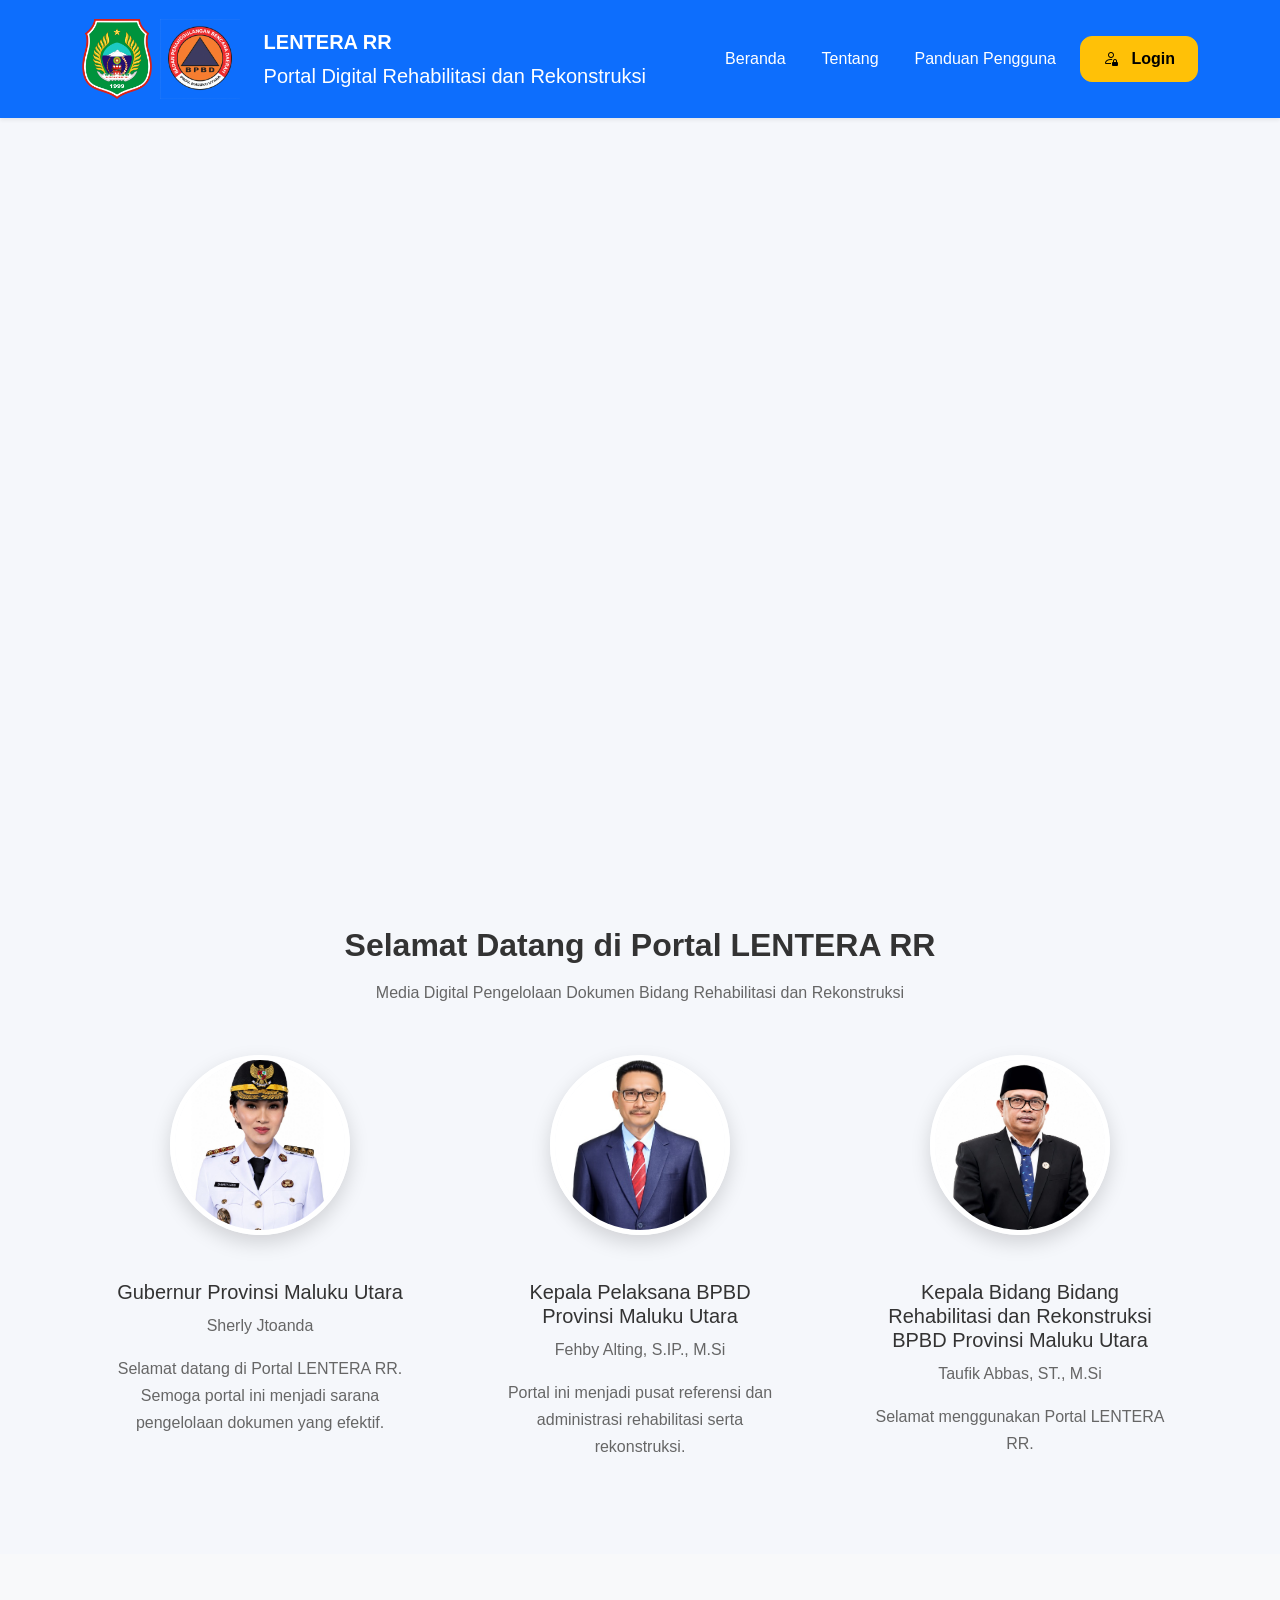
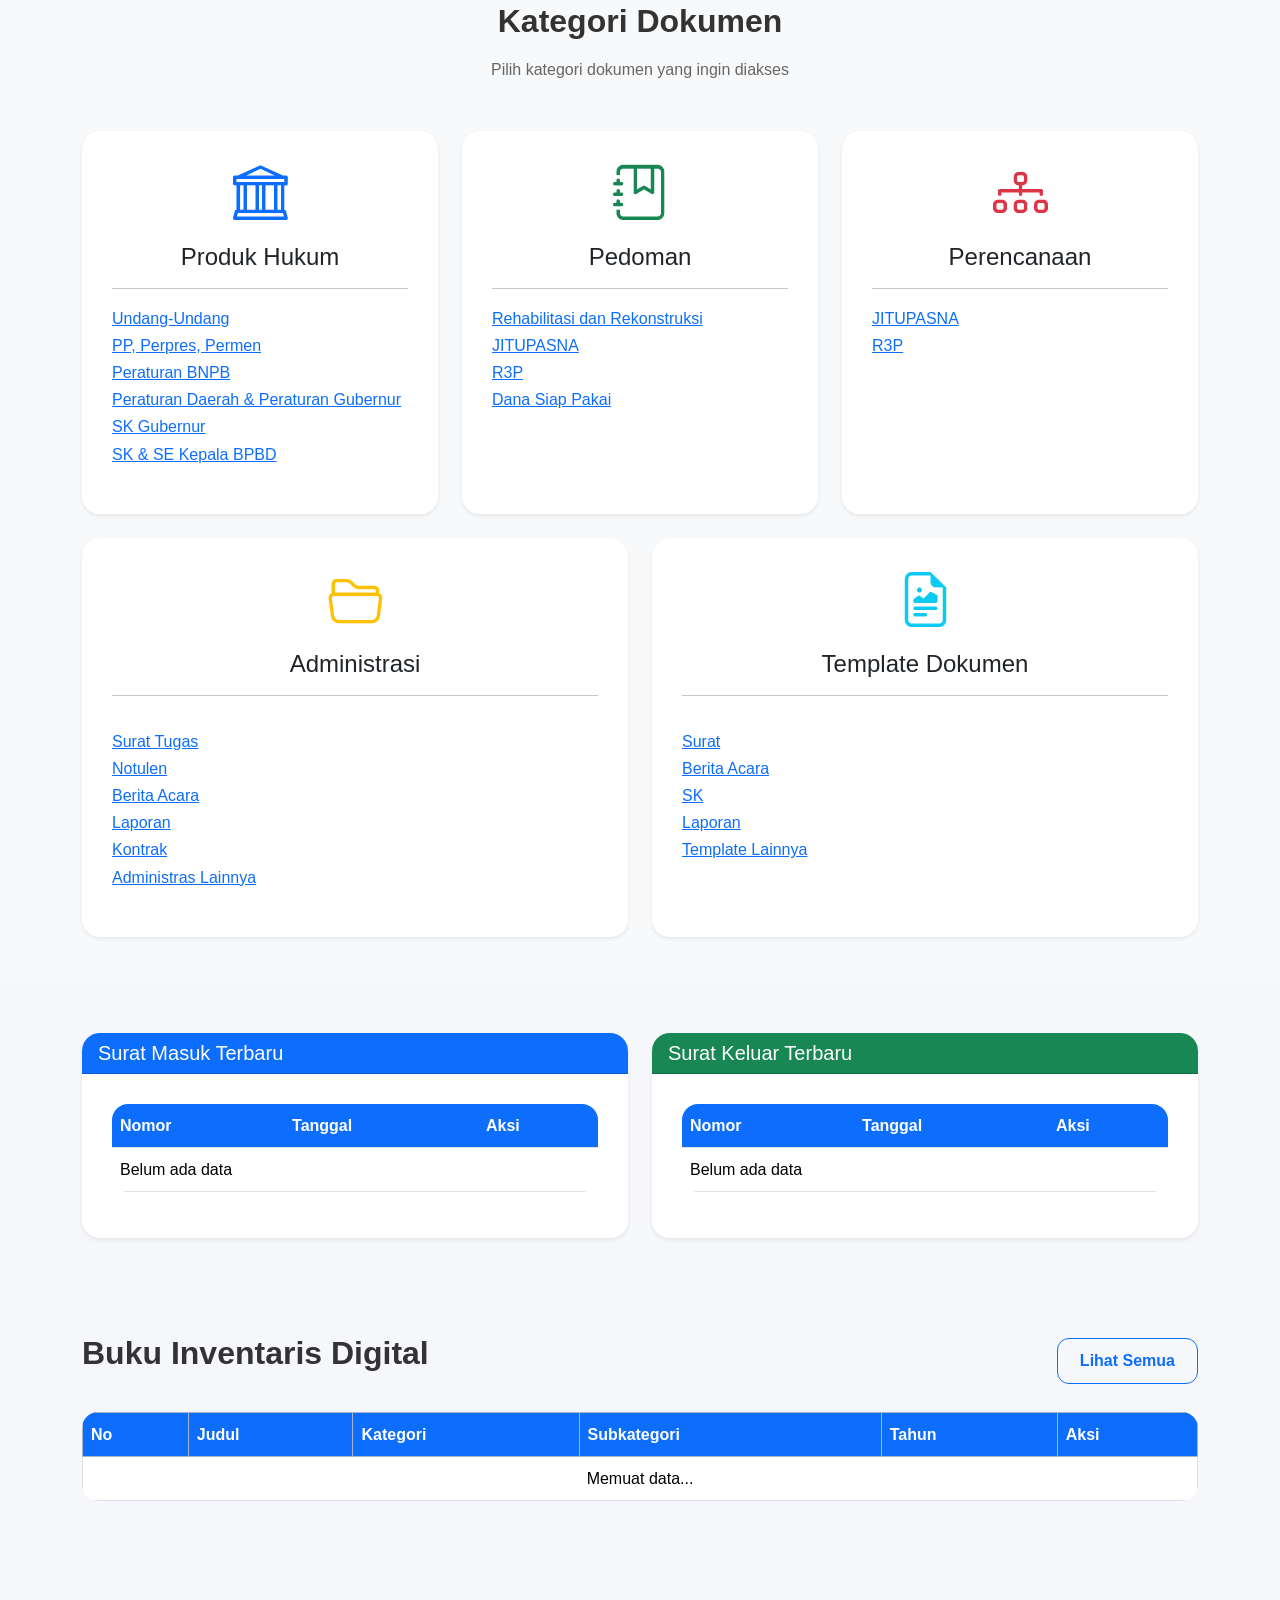
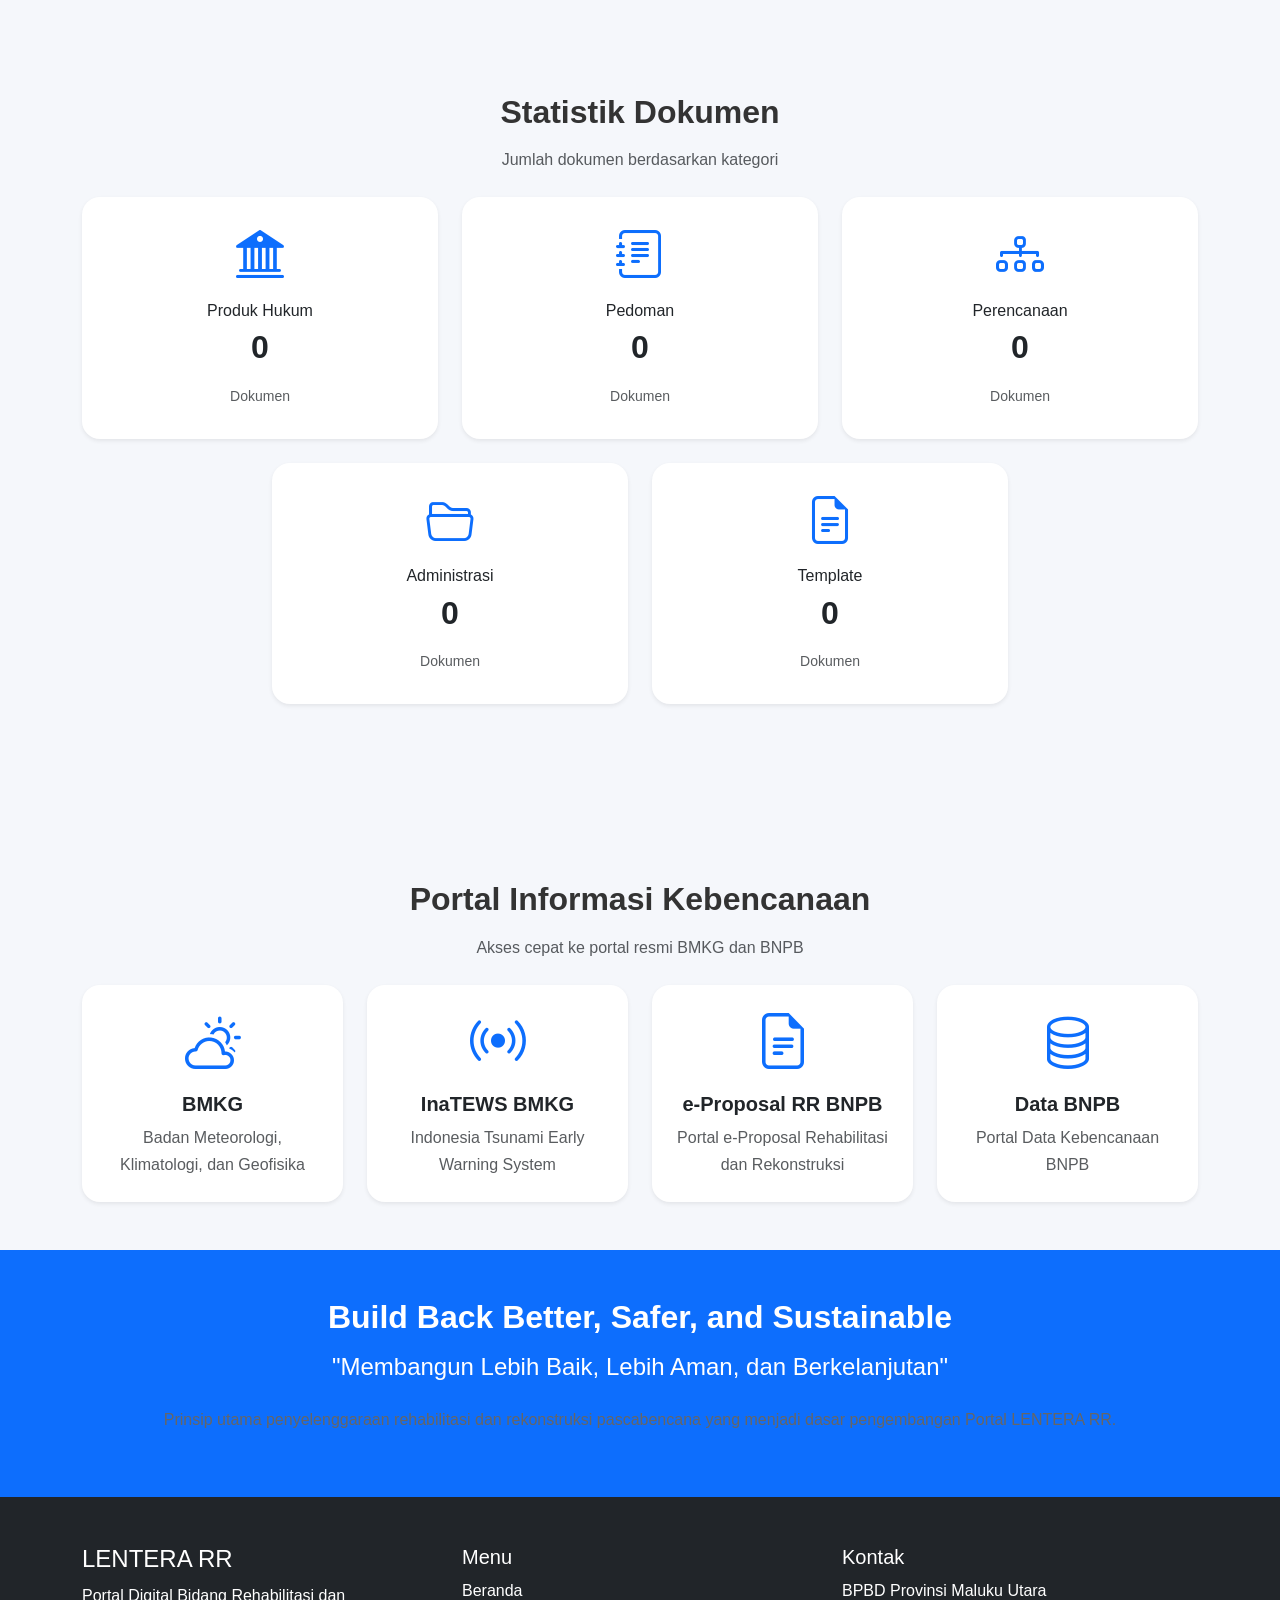
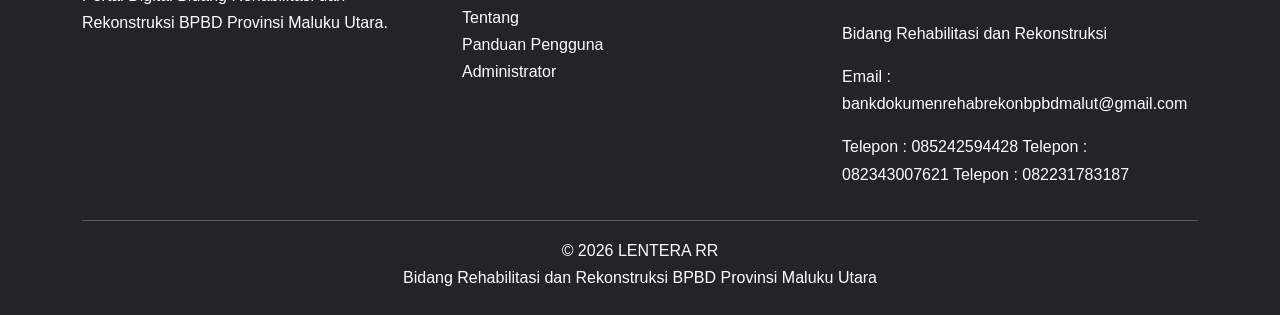
<file: index.html>
<!DOCTYPE html>
<html lang="id">

<head>

<link rel="icon" type="image/png" sizes="32x32" href="assets/images/favicon.png">

<meta charset="UTF-8">

<meta name="viewport" content="width=device-width, initial-scale=1.0">

<title>LENTERA RR | Portal Digital Rehabilitasi dan Rekonstruksi</title>

<meta name="description" content="Portal LENTERA RR BPBD Provinsi Maluku Utara">

<link href="https://cdn.jsdelivr.net/npm/bootstrap@5.3.3/dist/css/bootstrap.min.css" rel="stylesheet">

<link href="https://cdn.jsdelivr.net/npm/bootstrap-icons@1.11.3/font/bootstrap-icons.css" rel="stylesheet">

<link rel="stylesheet" href="assets/css/style.css">

</head>

<body>

<!-- =========================
NAVBAR
========================= -->

<nav class="navbar navbar-expand-lg navbar-dark bg-primary shadow-sm sticky-top">

<div class="container">

<a class="navbar-brand d-flex align-items-center" href="index.html">

<div class="d-flex align-items-center me-3">

<img
src="assets/images/logo-bpbd2.png"
alt="Logo BPBD"
height="50"
class="me-2">

<img
src="assets/images/logo-bpbd.png"
alt="Logo BPBD"
height="50"
class="me-2">

</div>

<div>

<strong>LENTERA RR</strong><br>

<span>Portal Digital Rehabilitasi dan Rekonstruksi</span>

</div>

</a>

<button
class="navbar-toggler"
type="button"
data-bs-toggle="collapse"
data-bs-target="#navbarLentera">

<span class="navbar-toggler-icon"></span>

</button>

<div
class="collapse navbar-collapse"
id="navbarLentera">

<ul class="navbar-nav ms-auto align-items-center">

<li class="nav-item">

<a class="nav-link active" href="index.html">

Beranda

</a>

</li>

<li class="nav-item">

<a class="nav-link" href="tentang.html">

Tentang

</a>

</li>

<li class="nav-item">

<a class="nav-link" href="panduan.html">

Panduan Pengguna

</a>

</li>

<li class="nav-item ms-lg-3">

<a
href="login.html"
class="btn btn-warning">

<i class="bi bi-person-lock me-2"></i>

Login

</a>

</li>

</ul>

</div>

</div>

</nav>

<!-- =========================
HERO
========================= -->

<header>

<section class="hero-section">

<div id="heroCarousel"
class="carousel slide carousel-fade"
data-bs-ride="carousel"
data-bs-interval="5000">

<!-- Indicator -->

<div class="carousel-indicators">

<button type="button"
data-bs-target="#heroCarousel"
data-bs-slide-to="0"
class="active"></button>

<button type="button"
data-bs-target="#heroCarousel"
data-bs-slide-to="1"></button>

<button type="button"
data-bs-target="#heroCarousel"
data-bs-slide-to="2"></button>

</div>

<!-- Slide 1 -->

<div class="carousel-inner">

<div class="carousel-item active">

<img src="assets/images/banner1.jpg"
class="d-block w-100 hero-image"
alt="Banner 1">

<div
class="carousel-caption d-flex flex-column justify-content-center align-items-center">

<div class="container hero-content">

<h1 class="hero-title">
LENTERA RR
</h1>

<p class="hero-subtitle">
Layanan Terintegrasi Referensi dan Administrasi
Bidang Rehabilitasi dan Rekonstruksi
BPBD Provinsi Maluku Utara
</p>

</div>

<div class="mt-4">

<a
href="#inventaris"

class="btn btn-warning btn-lg">

Jelajahi Dokumen

</a>

</div>

</div>

</div>

<!-- Slide 2 -->

<div class="carousel-item">

<img src="assets/images/banner2.jpg"
class="d-block w-100 hero-image"
alt="Banner 2">

<div
class="carousel-caption d-flex flex-column justify-content-center align-items-center">

<div class="container hero-content">

<h1 class="hero-title">
LENTERA RR
</h1>

<p>
Optimalisasi Pengelolaan Dokumen
Rehabilitasi dan Rekonstruksi Pascabencana
</p>

</div>

<div class="mt-4">

<a
href="#inventaris"

class="btn btn-warning btn-lg">

Jelajahi Dokumen

</a>

</div>

</div>

</div>

<!-- Slide 3 -->

<div class="carousel-item">

<img src="assets/images/banner3.jpg"
class="d-block w-100 hero-image"
alt="Banner 3">

<div
class="carousel-caption d-flex flex-column justify-content-center align-items-center">

<div class="container hero-content">

<h1 class="hero-title">
LENTERA RR
</h1>

<p>
Build Back Better, Safer, And Sustainable
(Membangun Lebih Baik, Lebih Aman, Dan Berkelanjutan)
</p>

</div>

<div class="mt-4">

<a
href="#inventaris"

class="btn btn-warning btn-lg">

Jelajahi Dokumen

</a>

</div>

</div>

</div>

</div>

<button class="carousel-control-prev"
type="button"
data-bs-target="#heroCarousel"
data-bs-slide="prev">

<span class="carousel-control-prev-icon">

</span>

</button>

<button class="carousel-control-next"
type="button"
data-bs-target="#heroCarousel"
data-bs-slide="next">

<span class="carousel-control-next-icon">
    
</span>

</button>

</div>

</section>

<!-- =========================
SAMBUTAN
========================= -->

<section class="py-5">

<div class="container">

<div class="text-center mb-5">

<h2>

Selamat Datang di Portal LENTERA RR

</h2>

<p>

Media Digital Pengelolaan Dokumen Bidang Rehabilitasi dan Rekonstruksi

</p>

</div>

<div class="row g-4">

<div class="col-lg-4">

<div class="sambutan-card">

<img src="assets/images/gubernur.jpg">

<div class="card-body">

<h5>

Gubernur Provinsi Maluku Utara

</h5>

<p>

Sherly Jtoanda

</p>

<p>

Selamat datang di Portal LENTERA RR.

Semoga portal ini menjadi sarana pengelolaan dokumen yang efektif.

</p>

</div>

</div>

</div>

<div class="col-lg-4">

<div class="sambutan-card">

<img src="assets/images/kalaksa.jpg">

<div class="card-body">

<h5>

Kepala Pelaksana
BPBD Provinsi Maluku Utara

</h5>

<p>

Fehby Alting, S.IP., M.Si

</p>

<p>

Portal ini menjadi pusat referensi dan administrasi rehabilitasi serta rekonstruksi.

</p>

</div>

</div>

</div>

<div class="col-lg-4">

<div class="sambutan-card">

<img src="assets/images/kabid.jpg">

<div class="card-body">

<h5>

Kepala Bidang Bidang Rehabilitasi dan Rekonstruksi
BPBD Provinsi Maluku Utara

</h5>

<p>

Taufik Abbas, ST., M.Si

</p>

<p>

Selamat menggunakan Portal LENTERA RR.

</p>

</div>

</div>

</div>

</div>

</div>

</section>

<!-- =========================
MENU DOKUMEN
========================= -->

<section class="py-5 bg-light">

<div class="container">

<div class="text-center mb-5">

<h2>

Kategori Dokumen

</h2>

<p>

Pilih kategori dokumen yang ingin diakses

</p>

</div>

<div class="row g-4">

<!-- ======================================================
CARD 1
====================================================== -->

<div class="col-lg-4">

<div class="card h-100 shadow-sm menu-card">

<div class="card-body">

<div class="text-center mb-3">

<i class="bi bi-bank display-4 text-primary"></i>

</div>

<h4 class="text-center">

Produk Hukum

</h4>

<hr>

<ul class="list-unstyled mt-3">

<li><a href="https://drive.google.com/drive/folders/1yMHLZFf6Ub6uoJWqWpYDgQ87e85JtbQ0?usp=sharing" target="_blank">Undang-Undang</a></li>

<li><a href="https://drive.google.com/drive/folders/1dMAQ-YnKm5Z6iem7UvFTZSw-e6YSBNjM?usp=sharing" target="_blank">PP, Perpres, Permen</a></li>

<li><a href="https://drive.google.com/drive/folders/1gs2b_tMJJIaL1pCgdpICvhwNsYAMi-vK?usp=drive_link" target="_blank">Peraturan BNPB</a></li>

<li><a href="https://drive.google.com/drive/folders/18IG0DNUdhLbGDCzlw2JafJh4IPNSA3bL?usp=drive_link" target="_blank">Peraturan Daerah & Peraturan Gubernur</a></li>

<li><a href="https://drive.google.com/drive/folders/1mqBWPhNxCwPdJYcuLQH6ylo031dra4Lu?usp=sharing" target="_blank">SK Gubernur</a></li>

<li><a href="https://drive.google.com/drive/folders/1A_E1IcQubPTCcc4OOSE_mn2rWuazYsL2?usp=drive_link" target="_blank">SK & SE Kepala BPBD</a></li>

</ul>

</div>

</div>

</div>

<!-- ======================================================
CARD 2
====================================================== -->

<div class="col-lg-4">

<div class="card h-100 shadow-sm menu-card">

<div class="card-body">

<div class="text-center mb-3">

<i class="bi bi-journal-bookmark display-4 text-success"></i>

</div>

<h4 class="text-center">

Pedoman

</h4>

<hr>

<ul class="list-unstyled mt-3">

<li><a href="LINK_PEDOMAN_RR" target="_blank">Rehabilitasi dan Rekonstruksi</a></li>

<li><a href="LINK_PEDOMAN_JITUPASNA" target="_blank">JITUPASNA</a></li>

<li><a href="LINK_PEDOMAN_R3P" target="_blank">R3P</a></li>

<li><a href="LINK_PEDOMAN_DSP" target="_blank">Dana Siap Pakai</a></li>

</ul>

</div>

</div>

</div>

<!-- ======================================================
CARD 3
====================================================== -->

<div class="col-lg-4">

<div class="card h-100 shadow-sm menu-card">

<div class="card-body">

<div class="text-center mb-3">

<i class="bi bi-diagram-3 display-4 text-danger"></i>

</div>

<h4 class="text-center">

Perencanaan

</h4>

<hr>

<ul class="list-unstyled mt-3">

<li><a href="https://drive.google.com/drive/folders/12plz1k49XTOldyCo92gG1kzHvOkyD3l1?usp=sharing" target="_blank">JITUPASNA</a></li>

<li><a href="https://drive.google.com/drive/folders/1g5qJGYdqQYzmyGZIECQxc87WbeftRwo_?usp=drive_link" target="_blank">R3P</a></li>

</ul>

</div>

</div>

</div>

<!-- ======================================================
CARD 4
====================================================== -->

<div class="col-lg-6">

<div class="card h-100 shadow-sm menu-card">

<div class="card-body">

<div class="text-center mb-3">

<i class="bi bi-folder2-open display-4 text-warning"></i>

</div>

<h4 class="text-center">

Administrasi

</h4>

<hr>

<div class="row">

<div class="col-6">

<ul class="list-unstyled mt-3">

<li><a href="https://drive.google.com/drive/folders/1wQCkM2l7mAWedlV9xtLwbL6G0bSDQJa-?usp=drive_link" target="_blank">Surat Tugas</a></li>

<li><a href="https://drive.google.com/drive/folders/1AWdFZ6MfVZTfMxH8sNXOAHOfitW4BB3E?usp=drive_link" target="_blank">Notulen</a></li>

<li><a href="https://drive.google.com/drive/folders/1sVojHv0V9wyPiOrjcsF3bpJdguPw_ysi?usp=drive_link" target="_blank">Berita Acara</a></li>

<li><a href="https://drive.google.com/drive/folders/10yQlLmaqsafK6FMGx3GHbSEliUTHMnI4?usp=drive_link" target="_blank">Laporan</a></li>

<li><a href="https://drive.google.com/drive/folders/1nhoAWGnxFhBKhCOLFjBDZ0MQkZ_-mC9z?usp=drive_link" target="_blank">Kontrak</a></li>

<li><a href="https://drive.google.com/drive/folders/1I1I5MVSp8NIsKlUQMnQn7qWvJeiQ93JG?usp=drive_link" target="_blank">Administras Lainnya</a></li>

</ul>

</div>

</div>

</div>

</div>

</div>

<!-- ======================================================
CARD 5
====================================================== -->

<div class="col-lg-6">

<div class="card h-100 shadow-sm menu-card">

<div class="card-body">

<div class="text-center mb-3">

<i class="bi bi-file-earmark-richtext display-4 text-info"></i>

</div>

<h4 class="text-center">

Template Dokumen

</h4>

<hr>

<div class="row">

<div class="col-6">

<ul class="list-unstyled mt-3">

<li><a href="https://drive.google.com/drive/folders/1Lb-rFIUPaueUZh2plgAvwcT-5AY7BxuY?usp=drive_link" target="_blank">Surat</a></li>

<li><a href="https://drive.google.com/drive/folders/1T-iGWAohwjMAN3q2LgC9b2pXXYPVnZM8?usp=drive_link" target="_blank">Berita Acara</a></li>

<li><a href="https://drive.google.com/drive/folders/1dMZ0ppu1k22P7rVK9aBMVJ5rpzX-HURY?usp=drive_link" target="_blank">SK</a></li>

<li><a href="https://drive.google.com/drive/folders/1mXmacl6_ojRNz-q-Fycf_hPVOC1XkWIu?usp=drive_link" target="_blank">Laporan</a></li>

<li><a href="https://drive.google.com/drive/folders/1Lyu_vISOOb6k2wyynd0yXI1YPfFb69G6?usp=drive_link" target="_blank">Template Lainnya</a></li>

</ul>

</div>

</div>

</div>

</div>

</div>

</div>

</div>

</section>

<!-- ======================================================
SURAT TERBARU
====================================================== -->

<section class="py-5">

<div class="container">

<div class="row">

<div class="col-lg-6">

<div class="card shadow-sm">

<div class="card-header bg-primary text-white">

<h5 class="mb-0">

Surat Masuk Terbaru

</h5>

</div>

<div class="card-body">

<table class="table table-hover">

<thead>

<tr>

<th>Nomor</th>

<th>Tanggal</th>

<th width="120">Aksi</th>

</tr>

</thead>

<tbody id="suratMasukDashboard">

<tr>

<td colspan="3">

Belum ada data

</td>

</tr>

</tbody>

</table>

</div>

</div>

</div>

<div class="col-lg-6">

<div class="card shadow-sm">

<div class="card-header bg-success text-white">

<h5 class="mb-0">

Surat Keluar Terbaru

</h5>

</div>

<div class="card-body">

<table class="table table-hover">

<thead>

<tr>

<th>Nomor</th>

<th>Tanggal</th>

<th width="120">Aksi</th>

</tr>

</thead>

<tbody id="suratKeluarDashboard">

<tr>

<td colspan="3">

Belum ada data

</td>

</tr>

</tbody>

</table>

</div>

</div>

</div>

</div>

</div>

</section>

<!-- ======================================================
BUKU INVENTARIS DIGITAL
====================================================== -->

<section
id="inventaris"
class="py-5">

<div class="container">

<div class="d-flex justify-content-between align-items-center mb-4">

<h2>

Buku Inventaris Digital

</h2>

<a
href="inventaris.html"
class="btn btn-outline-primary">

Lihat Semua

</a>

</div>

<div class="table-responsive">

<table class="table table-bordered table-hover">

<thead class="table-primary">

<tr>

<th>No</th>

<th>Judul</th>

<th>Kategori</th>

<th>Subkategori</th>

<th>Tahun</th>

<th>Aksi</th>

</tr>

</thead>

<tbody id="inventarisDashboard">

<tr>

<td colspan="6" class="text-center">

Memuat data...

</td>

</tr>

</tbody>

</table>

</div>

</div>

</section>

<!--==================================================
STATISTIK DOKUMEN
==================================================-->

<section class="container my-5">

    <div class="text-center mb-4">

        <h2 class="fw-bold">
            Statistik Dokumen
        </h2>

        <p class="text-muted mb-0">
            Jumlah dokumen berdasarkan kategori
        </p>

    </div>


    <div class="row g-4 justify-content-center">

        <!-- PRODUK HUKUM -->

        <div class="col-xl-4 col-lg-4 col-md-6 col-sm-6">

            <div class="card border-0 shadow-sm h-100">

                <div class="card-body text-center">

                    <i class="bi bi-bank2
                              text-primary
                              display-5">
                    </i>

                    <h6 class="mt-3">
                        Produk Hukum
                    </h6>

                    <h2
                        id="statProdukHukum"
                        class="fw-bold">
                        0
                    </h2>

                    <small class="text-muted">
                        Dokumen
                    </small>

                </div>

            </div>

        </div>


        <!-- PEDOMAN -->

        <div class="col-xl-4 col-lg-4 col-md-6 col-sm-6">

            <div class="card border-0 shadow-sm h-100">

                <div class="card-body text-center">

                    <i class="bi bi-journal-text
                              text-primary
                              display-5">
                    </i>

                    <h6 class="mt-3">
                        Pedoman
                    </h6>

                    <h2
                        id="statPedoman"
                        class="fw-bold">
                        0
                    </h2>

                    <small class="text-muted">
                        Dokumen
                    </small>

                </div>

            </div>

        </div>


        <!-- PERENCANAAN -->

        <div class="col-xl-4 col-lg-4 col-md-6 col-sm-6">

            <div class="card border-0 shadow-sm h-100">

                <div class="card-body text-center">

                    <i class="bi bi-diagram-3
                            text-primary
                            display-5">
                    </i>

                    <h6 class="mt-3">
                        Perencanaan
                    </h6>

                    <h2
                        id="statPerencanaan"
                        class="fw-bold">
                        0
                    </h2>

                    <small class="text-muted">
                        Dokumen
                    </small>

                </div>

            </div>

        </div>


        <!-- ADMINISTRASI -->

        <div class="col-xl-4 col-lg-4 col-md-6 col-sm-6">

            <div class="card border-0 shadow-sm h-100">

                <div class="card-body text-center">

                    <i class="bi bi-folder2-open
                              text-primary
                              display-5">
                    </i>

                    <h6 class="mt-3">
                        Administrasi
                    </h6>

                    <h2
                        id="statAdministrasi"
                        class="fw-bold">
                        0
                    </h2>

                    <small class="text-muted">
                        Dokumen
                    </small>

                </div>

            </div>

        </div>


        <!-- TEMPLATE -->

        <div class="col-xl-4 col-lg-4 col-md-6 col-sm-6">

            <div class="card border-0 shadow-sm h-100">

                <div class="card-body text-center">

                    <i class="bi bi-file-earmark-text
                              text-primary
                              display-5">
                    </i>

                    <h6 class="mt-3">
                        Template
                    </h6>

                    <h2
                        id="statTemplate"
                        class="fw-bold">
                        0
                    </h2>

                    <small class="text-muted">
                        Dokumen
                    </small>

                </div>

            </div>

        </div>

    </div>

</section>

<!-- ======================================================
PORTAL INFORMASI KEBENCANAAN
====================================================== -->

<section class="py-5">

<div class="container">

<div class="text-center mb-4">

<h2>Portal Informasi Kebencanaan</h2>

<p class="text-muted">
Akses cepat ke portal resmi BMKG dan BNPB
</p>

</div>

<div class="row g-4">

<!-- BMKG -->

<div class="col-lg-3 col-md-6">

<a
href="https://www.bmkg.go.id/"
target="_blank"
rel="noopener noreferrer"
class="text-decoration-none">

<div class="card h-100 shadow-sm border-0">

<div class="card-body text-center p-4">

<div class="mb-3">

<i class="bi bi-cloud-sun display-4 text-primary"></i>

</div>

<h5 class="fw-bold text-dark">
BMKG
</h5>

<p class="text-muted mb-0">
Badan Meteorologi, Klimatologi, dan Geofisika
</p>

</div>

</div>

</a>

</div>


<!-- InaTEWS -->

<div class="col-lg-3 col-md-6">

<a
href="https://inatews.bmkg.go.id/"
target="_blank"
rel="noopener noreferrer"
class="text-decoration-none">

<div class="card h-100 shadow-sm border-0">

<div class="card-body text-center p-4">

<div class="mb-3">

<i class="bi bi-broadcast display-4 text-primary"></i>

</div>

<h5 class="fw-bold text-dark">
InaTEWS BMKG
</h5>

<p class="text-muted mb-0">
Indonesia Tsunami Early Warning System
</p>

</div>

</div>

</a>

</div>


<!-- e-Proposal RR -->

<div class="col-lg-3 col-md-6">

<a
href="https://eproposalrr.bnpb.go.id/"
target="_blank"
rel="noopener noreferrer"
class="text-decoration-none">

<div class="card h-100 shadow-sm border-0">

<div class="card-body text-center p-4">

<div class="mb-3">

<i class="bi bi-file-earmark-text display-4 text-primary"></i>

</div>

<h5 class="fw-bold text-dark">
e-Proposal RR BNPB
</h5>

<p class="text-muted mb-0">
Portal e-Proposal Rehabilitasi dan Rekonstruksi
</p>

</div>

</div>

</a>

</div>


<!-- Data BNPB -->

<div class="col-lg-3 col-md-6">

<a
href="https://data.bnpb.go.id/"
target="_blank"
rel="noopener noreferrer"

class="text-decoration-none">

<div class="card h-100 shadow-sm border-0">

<div class="card-body text-center p-4">

<div class="mb-3">

<i class="bi bi-database display-4 text-primary"></i>

</div>

<h5 class="fw-bold text-dark">
Data BNPB
</h5>

<p class="text-muted mb-0">
Portal Data Kebencanaan BNPB
</p>

</div>

</div>

</a>

</div>

</div>

</div>

</section>

<!-- ======================================================
PRINSIP RR
====================================================== -->

<section class="py-5 bg-primary text-white">

<div class="container text-center">

<h2 class="fw-bold">

Build Back Better, Safer, and Sustainable

</h2>

<h4 class="mt-3">

"Membangun Lebih Baik, Lebih Aman, dan Berkelanjutan"

</h4>

<p class="mt-4">

Prinsip utama penyelenggaraan rehabilitasi dan rekonstruksi pascabencana yang menjadi dasar pengembangan Portal LENTERA RR.

</p>

</div>

</section>

<!-- ======================================================
MODAL PREVIEW
====================================================== -->

<div
class="modal fade"
id="previewModal"
tabindex="-1">

<div class="modal-dialog modal-xl">

<div class="modal-content">

<div class="modal-header">

<h5>

Preview Dokumen

</h5>

<button
class="btn-close"
data-bs-dismiss="modal">

</button>

</div>

<div class="modal-body">

<iframe

id="previewFrame"

style="width:100%;height:80vh;border:none;">

</iframe>

</div>

</div>

</div>

</div>

<!-- ======================================================
MODAL DETAIL
====================================================== -->

<div
    class="modal fade"
    id="detailModal"
    tabindex="-1"
    aria-hidden="true">

    <div class="modal-dialog modal-lg modal-dialog-centered">

        <div class="modal-content">

            <div class="modal-header">

                <h5 class="modal-title">
                    Detail Dokumen
                </h5>

                <button
                    type="button"
                    class="btn-close"
                    data-bs-dismiss="modal"
                    aria-label="Tutup">
                </button>

            </div>


            <div
                class="modal-body"
                id="detailDokumenBody">

            </div>


            <div class="modal-footer">

                <button
                    type="button"
                    class="btn btn-secondary"
                    data-bs-dismiss="modal">

                    Tutup

                </button>

            </div>

        </div>

    </div>

</div>

<!-- ======================================================
MODAL DETAIL DOKUMEN
====================================================== -->

<div
    class="modal fade"
    id="detailModal"
    tabindex="-1"
    aria-hidden="true">

    <div class="modal-dialog modal-lg modal-dialog-centered">

        <div class="modal-content">

            <div class="modal-header">

                <h5 class="modal-title">
                    Detail Dokumen
                </h5>

                <button
                    type="button"
                    class="btn-close"
                    data-bs-dismiss="modal"
                    aria-label="Tutup">
                </button>

            </div>


            <div
                class="modal-body"
                id="detailDokumenBody">

            </div>


            <div class="modal-footer">

                <button
                    type="button"
                    class="btn btn-secondary"
                    data-bs-dismiss="modal">

                    <i class="bi bi-x-circle me-1"></i>

                    Tutup

                </button>

            </div>

        </div>

    </div>

</div>

<script src="https://cdn.jsdelivr.net/npm/bootstrap@5.3.3/dist/js/bootstrap.bundle.min.js"></script>

<script src="assets/js/api.js"></script>

<script src="assets/js/masterData.js"></script>

<script src="assets/js/dashboard.js"></script>

<script src="assets/js/main.js"></script>

<script src="assets/js/search.js"></script>

<script src="assets/js/inventaris.js"></script>

<script src="assets/js/statistik.js"></script>

<!-- ======================================================
FOOTER
====================================================== -->

<footer class="bg-dark text-white pt-5 pb-4">

<div class="container">

<div class="row">

<div class="col-lg-4">

<h4>

LENTERA RR

</h4>

<p>

Portal Digital Bidang Rehabilitasi dan Rekonstruksi

BPBD Provinsi Maluku Utara.

</p>

</div>

<div class="col-lg-4">

<h5>

Menu

</h5>

<ul class="list-unstyled">

<li>

<a href="index.html" class="text-white text-decoration-none">

Beranda

</a>

</li>

<li>

<a href="tentang.html" class="text-white text-decoration-none">

Tentang

</a>

</li>

<li>

<a href="panduan.html" class="text-white text-decoration-none">

Panduan Pengguna

</a>

</li>

<li>

<a href="login.html" class="text-white text-decoration-none">

Administrator

</a>

</li>

</ul>

</div>

<div class="col-lg-4">

<h5>

Kontak

</h5>

<p>

BPBD Provinsi Maluku Utara

</p>

<p>

Bidang Rehabilitasi dan Rekonstruksi

</p>

<p>

Email : bankdokumenrehabrekonbpbdmalut@gmail.com

</p>

<p>

Telepon : 085242594428
Telepon : 082343007621
Telepon : 082231783187

</p>

</div>

</div>

<hr>

<div class="text-center">

© 2026 LENTERA RR

<br>

Bidang Rehabilitasi dan Rekonstruksi

BPBD Provinsi Maluku Utara

</div>

</div>

</footer>

</body>

</html>
</file>
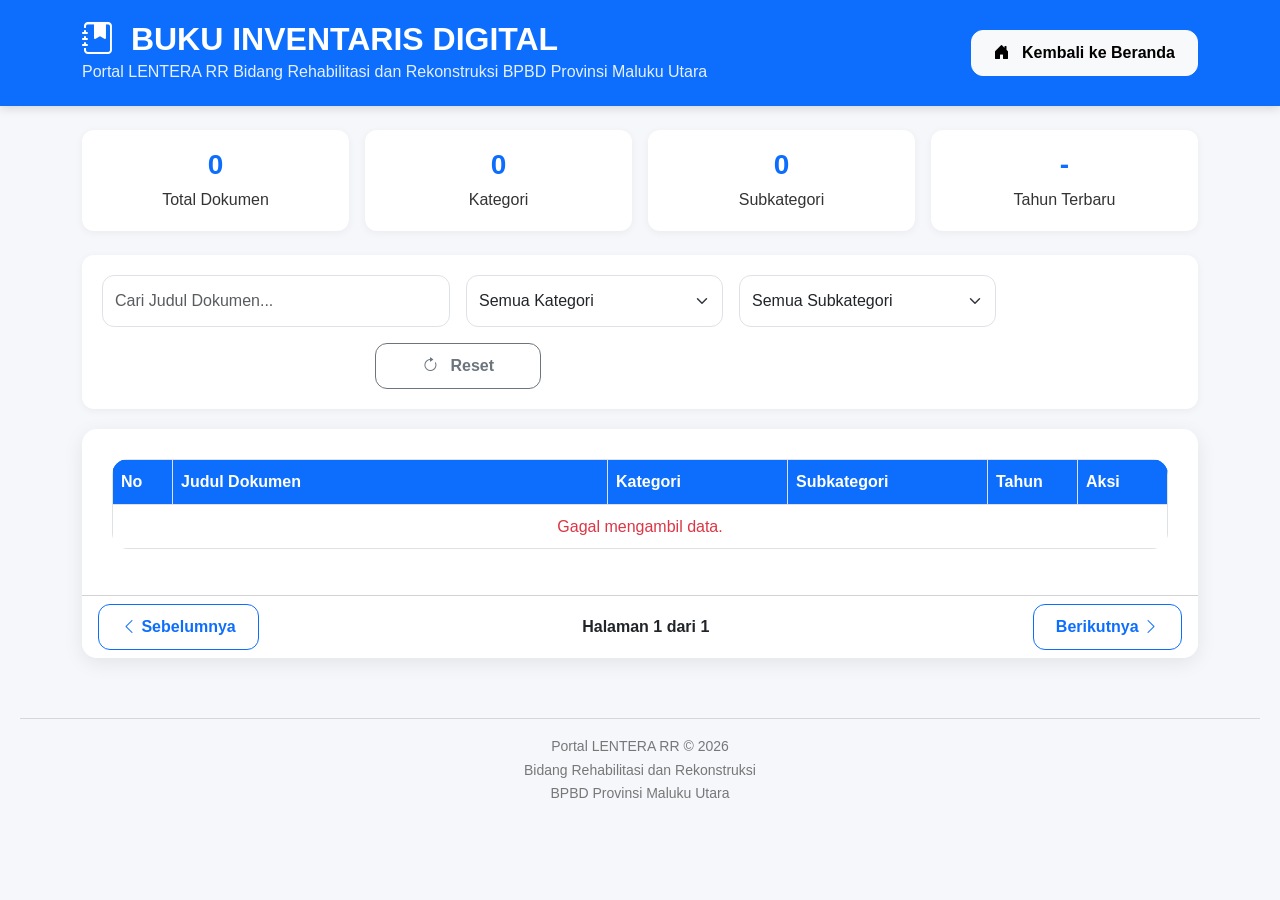
<file: inventaris.html>
<!DOCTYPE html>
<html lang="id">

<head>

<link rel="icon" type="image/png" sizes="32x32" href="assets/images\images/favicon.png">

<meta charset="UTF-8">

<meta name="viewport"
content="width=device-width, initial-scale=1.0">

<title>
Buku Inventaris Digital | LENTERA RR
</title>

<link
href="https://cdn.jsdelivr.net/npm/bootstrap@5.3.3/dist/css/bootstrap.min.css"
rel="stylesheet">

<link
href="https://cdn.jsdelivr.net/npm/bootstrap-icons@1.11.3/font/bootstrap-icons.css"
rel="stylesheet">

<link
rel="stylesheet"
href="assets/css/style.css">

<style>

body{

background:#f5f7fb;

}

.header-app{

background:#0d6efd;

color:#fff;

padding:20px 0;

box-shadow:0 2px 10px rgba(0,0,0,.15);

}

.header-app h2{

font-weight:700;

margin:0;

}

.header-app p{

margin:0;

opacity:.9;

}

.card-app{

border:none;

border-radius:15px;

box-shadow:0 5px 20px rgba(0,0,0,.08);

}

.toolbar{

background:#fff;

border-radius:12px;

padding:20px;

margin-bottom:20px;

box-shadow:0 2px 8px rgba(0,0,0,.05);

}

.table thead{

background:#0d6efd;

color:#fff;

}

.table td{

vertical-align:middle;

}

.stat-card{

background:#fff;

border-radius:12px;

padding:18px;

box-shadow:0 2px 8px rgba(0,0,0,.05);

text-align:center;

height:100%;

}

.stat-card h3{

font-weight:700;

margin-bottom:5px;

color:#0d6efd;

}

.footer-app{

padding:20px;

text-align:center;

color:#777;

font-size:14px;

}

</style>

</head>

<body>

<!-- HEADER -->

<div class="header-app">

<div class="container">

<div class="d-flex
justify-content-between
align-items-center">

<div>

<h2>

<i class="bi bi-journal-bookmark-fill me-2"></i>

BUKU INVENTARIS DIGITAL

</h2>

<p>

Portal LENTERA RR

Bidang Rehabilitasi dan Rekonstruksi

BPBD Provinsi Maluku Utara

</p>

</div>

<a
href="index.html"
class="btn btn-light">

<i class="bi bi-house-door-fill me-2"></i>

Kembali ke Beranda

</a>

</div>

</div>

</div>

<!-- CONTENT -->

<div class="container my-4">

<!-- STATISTIK -->

<div class="row g-3 mb-4">

<div class="col-md-3">

<div class="stat-card">

<h3 id="totalDokumen">

0

</h3>

<div>Total Dokumen</div>

</div>

</div>

<div class="col-md-3">

<div class="stat-card">

<h3 id="totalKategori">

0

</h3>

<div>Kategori</div>

</div>

</div>

<div class="col-md-3">

<div class="stat-card">

<h3 id="totalSubkategori">

0

</h3>

<div>Subkategori</div>

</div>

</div>

<div class="col-md-3">

<div class="stat-card">

<h3 id="tahunTerbaru">

-

</h3>

<div>Tahun Terbaru</div>

</div>

</div>

</div>

<!-- FILTER -->

<div class="toolbar">

<div class="row g-3">

<div class="col-md-4">

<input

type="text"

id="searchDokumen"

class="form-control"

placeholder="Cari Judul Dokumen...">

</div>

<div class="col-md-3">

<select

id="filterKategori"

class="form-select">

<option value="">

Semua Kategori

</option>

</select>

</div>

<div class="col-md-3">

<select

id="filterSubkategori"

class="form-select">

<option value="">

Semua Subkategori

</option>

</select>

</div>

<div
id="filterFolderDinamis"
class="col-md-3">

</div>

<div class="col-md-2">

<button

class="btn btn-outline-secondary w-100"

id="btnReset">

<i class="bi bi-arrow-clockwise me-2"></i>

Reset

</button>

</div>

</div>

</div>

<!-- TABEL -->

<div class="card card-app">

<div class="card-body">

<div class="table-responsive">

<table class="table table-bordered table-hover">

<thead>

<tr>

<th width="60">

No

</th>

<th>

Judul Dokumen

</th>

<th width="180">

Kategori

</th>

<th width="200">

Subkategori

</th>

<th width="90">

Tahun

</th>

<th width="90">

Aksi

</th>

</tr>

</thead>

<tbody id="inventarisTable">

<tr>

<td colspan="6"
class="text-center">

Memuat data...

</td>

</tr>

</tbody>

</table>

</div>

</div>

<div class="card-footer bg-white">

<div class="d-flex justify-content-between align-items-center">

<button
class="btn btn-outline-primary"
id="btnPrev">

<i class="bi bi-chevron-left"></i>

Sebelumnya

</button>

<span
id="infoHalaman"
class="fw-semibold">

Halaman 1 dari 1

</span>

<button
class="btn btn-outline-primary"
id="btnNext">

Berikutnya

<i class="bi bi-chevron-right"></i>

</button>

</div>

</div>

</div>

</div>

<!-- MODAL PREVIEW -->

<div
class="modal fade"
id="previewModal"
tabindex="-1">

<div
class="modal-dialog modal-xl modal-dialog-centered">

<div class="modal-content">

<div class="modal-header">

<h5 class="modal-title">

Preview Dokumen

</h5>

<button
class="btn-close"
data-bs-dismiss="modal">

</button>

</div>

<div
class="modal-body p-0"
style="height:80vh;">

<iframe

id="previewFrame"

style="width:100%;
height:100%;
border:none;">

</iframe>

</div>

</div>

</div>

</div>

<script>

document.addEventListener("DOMContentLoaded",async()=>{

await loadInventaris();

/*==============================
STATISTIK
==============================*/

if(typeof inventaris!=="undefined"){

document.getElementById("totalDokumen").innerText=
inventaris.length;

/* Total Kategori */

const kategori=[
...new Set(
inventaris.map(d=>d.jenis)
)];

document.getElementById("totalKategori").innerText=
kategori.length;

/* Total Subkategori */

const subkategori=[
...new Set(
inventaris.map(d=>d.kategori)
)];

document.getElementById("totalSubkategori").innerText=
subkategori.length;

/* Tahun Terbaru */

const tahun=
inventaris
.map(d=>parseInt(d.tahun))
.filter(n=>!isNaN(n));

document.getElementById("tahunTerbaru").innerText=

tahun.length
?
Math.max(...tahun)
:
"-";

}

/*==============================
STRUKTUR FOLDER GOOGLE DRIVE
==============================*/

let strukturFolder = [];

try{

    strukturFolder =
        await getFolderStructure();

    console.log(
        "STRUKTUR FOLDER GOOGLE DRIVE:",
        strukturFolder
    );

}catch(error){

    console.error(
        "Gagal mengambil struktur folder:",
        error
    );

}


/*==============================
UTILITAS NAMA FOLDER
==============================*/

function namaFolderBersih(nama){

    return String(nama || "")
        .replace(/^\d+[\.\-\s]*/, "")
        .trim();

}


/*==============================
AMBIL CHILD FOLDER
==============================*/

function ambilChildFolder(parentPath){

    const hasil = [];

    strukturFolder.forEach(folder=>{

        const path = String(
            folder.path || ""
        );

        const parent = path
            .split("/")
            .slice(0,-1)
            .join("/");

        if(parent === parentPath){

            hasil.push(folder);

        }

    });

    return hasil;

}


/*==============================
FILTER SUBKATEGORI
==============================*/

function isiSubkategori(parentPath){

    const sub =
        document.getElementById(
            "filterSubkategori"
        );

    if(!sub) return;

    sub.innerHTML =
        `<option value="">
            Semua Subkategori
        </option>`;

    const daftar =
        ambilChildFolder(parentPath);

    daftar.forEach(folder=>{

        const option =
            document.createElement("option");

        option.value =
            folder.path;

        option.textContent =
            namaFolderBersih(folder.name);

        sub.appendChild(option);

    });

}


/*==============================
FILTER FOLDER LEVEL LANJUTAN
==============================*/

function isiFolderDinamis(parentPath){

    const container =
        document.getElementById(
            "filterFolderDinamis"
        );

    if(!container) return;

    container.innerHTML = "";

    let pathSaatIni = parentPath;

    while(true){

        const daftar =
            ambilChildFolder(pathSaatIni);

        if(daftar.length === 0){

            break;

        }

        const select =
            document.createElement("select");

        select.className =
            "form-select mb-2";

        select.innerHTML =
            `<option value="">
                Semua Folder
            </option>`;

        daftar.forEach(folder=>{

            const option =
                document.createElement(
                    "option"
                );

            option.value =
                folder.path;

            option.textContent =
                namaFolderBersih(
                    folder.name
                );

            select.appendChild(option);

        });

        container.appendChild(select);

        select.addEventListener(
            "change",
            function(){

                const path =
                    this.value;

                const selects =
                    container.querySelectorAll(
                        "select"
                    );

                const index =
                    Array.from(selects)
                    .indexOf(this);

                while(
                    container.children.length >
                    index + 1
                ){

                    container.lastElementChild
                        .remove();

                }

                if(!path){

                    renderDenganFilter();

                    return;

                }

                isiFolderBerikutnya(path);

                renderDenganFilter();

            }
        );

        break;

    }

}


/*==============================
FOLDER LEVEL BERIKUTNYA
==============================*/

function isiFolderBerikutnya(parentPath){

    const container =
        document.getElementById(
            "filterFolderDinamis"
        );

    if(!container) return;

    const daftar =
        ambilChildFolder(parentPath);

    if(daftar.length === 0){

        return;

    }

    const select =
        document.createElement("select");

    select.className =
        "form-select mb-2";

    select.innerHTML =
        `<option value="">
            Semua Folder
        </option>`;

    daftar.forEach(folder=>{

        const option =
            document.createElement(
                "option"
            );

        option.value =
            folder.path;

        option.textContent =
            namaFolderBersih(
                folder.name
            );

        select.appendChild(option);

    });

    container.appendChild(select);

    select.addEventListener(
        "change",
        function(){

            const selects =
                container.querySelectorAll(
                    "select"
                );

            const index =
                Array.from(selects)
                .indexOf(this);

            while(
                container.children.length >
                index + 1
            ){

                container.lastElementChild
                    .remove();

            }

            if(this.value){

                isiFolderBerikutnya(
                    this.value
                );

            }

            renderDenganFilter();

        }
    );

}


/*==============================
ISI KATEGORI DARI GOOGLE DRIVE
==============================*/

function isiKategoriDrive(){

    const select =
        document.getElementById(
            "filterKategori"
        );

    if(!select) return;

    select.innerHTML =
        `<option value="">
            Semua Kategori
        </option>`;

    const root =
        strukturFolder.find(
            folder =>
                !String(folder.path || "")
                .includes("/")
        );

    if(!root) return;

    const daftar =
        ambilChildFolder(
            root.path
        );

    daftar.forEach(folder=>{

        const option =
            document.createElement(
                "option"
            );

        option.value =
            folder.path;

        option.textContent =
            namaFolderBersih(
                folder.name
            );

        select.appendChild(option);

    });

}


/*==============================
EVENT KATEGORI
==============================*/

document
.getElementById("filterKategori")
?.addEventListener(
    "change",
    function(){

        const path =
            this.value;

        const sub =
            document.getElementById(
                "filterSubkategori"
            );

        const container =
            document.getElementById(
                "filterFolderDinamis"
            );

        if(sub){

            sub.innerHTML =
                `<option value="">
                    Semua Subkategori
                </option>`;

        }

        if(container){

            container.innerHTML = "";

        }

        if(path){

            isiSubkategori(path);

        }

        renderDenganFilter();

    }
);


/*==============================
EVENT SUBKATEGORI
==============================*/

document
.getElementById("filterSubkategori")
?.addEventListener(
    "change",
    function(){

        const path =
            this.value;

        const container =
            document.getElementById(
                "filterFolderDinamis"
            );

        if(container){

            container.innerHTML = "";

        }

        if(path){

            isiFolderBerikutnya(path);

        }

        renderDenganFilter();

    }
    
);

/*==============================
PENCARIAN DOKUMEN
==============================*/

document
.getElementById("searchDokumen")
?.addEventListener(
    "input",
    function(){

        renderDenganFilter();

    }
);


/*==============================
INISIALISASI KATEGORI DRIVE
==============================*/

isiKategoriDrive();

/*==============================
RESET
==============================*/

document
.getElementById("btnReset")
?.addEventListener("click",()=>{

document
.getElementById("searchDokumen")
.value="";

document
.getElementById("filterKategori")
.selectedIndex=0;

document
.getElementById("filterSubkategori")
.selectedIndex=0;

dataAktif=[...inventaris];

currentPage=1;

const folderDinamis =
document.getElementById(
    "filterFolderDinamis"
);

if(folderDinamis){

    folderDinamis.innerHTML="";

}

const sub =
document.getElementById(
    "filterSubkategori"
);

if(sub){

    sub.innerHTML =
        `<option value="">
            Semua Subkategori
        </option>`;

}

renderDenganFilter();

});

});

</script>

<!-- ======================================================
MODAL DETAIL DOKUMEN
====================================================== -->

<div
class="modal fade"
id="detailModal"
tabindex="-1"
aria-labelledby="detailModalLabel"
aria-hidden="true">

<div
class="modal-dialog modal-lg modal-dialog-centered">

<div class="modal-content">

<div class="modal-header">

<h5
class="modal-title"
id="detailModalLabel">

Detail Dokumen

</h5>

<button
type="button"
class="btn-close"
data-bs-dismiss="modal"
aria-label="Close">

</button>

</div>

<div
class="modal-body"
id="detailDokumenBody">

</div>

<div class="modal-footer">

<button
type="button"
class="btn btn-secondary"
data-bs-dismiss="modal">

Tutup

</button>

</div>

</div>

</div>

</div>

<script src="https://cdn.jsdelivr.net/npm/bootstrap@5.3.3/dist/js/bootstrap.bundle.min.js"></script>

<script src="assets/js/api.js"></script>

<script src="assets/js/inventaris.js"></script>

<!-- FOOTER -->

<div class="footer-app">

<hr>

Portal LENTERA RR © 2026

<br>

Bidang Rehabilitasi dan Rekonstruksi

<br>

BPBD Provinsi Maluku Utara

</div>

</body>

</html>
</file>
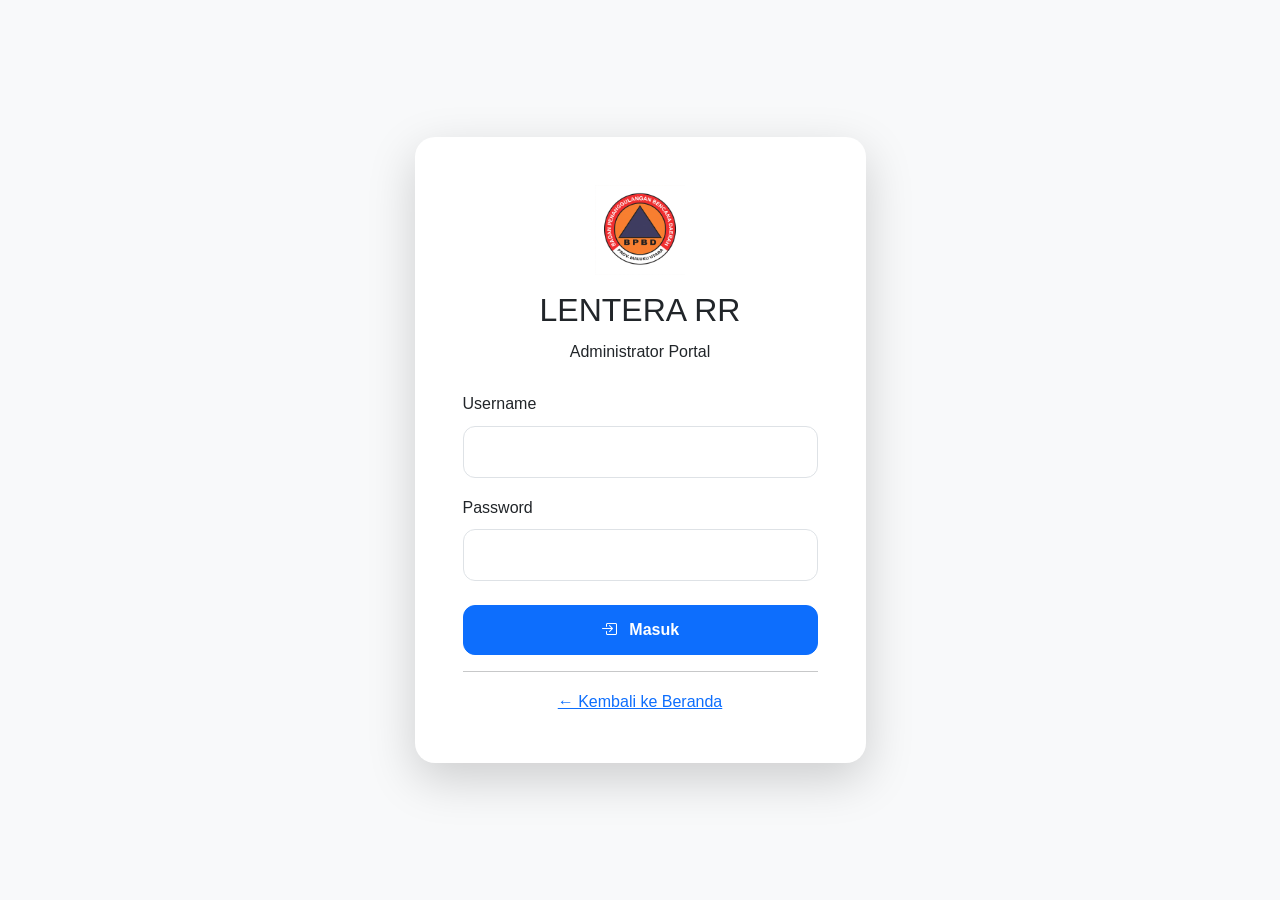
<file: login.html>
<!DOCTYPE html>
<html lang="id">

<head>

<link rel="icon" type="image/png" sizes="32x32" href="assets/images/favicon.png">

<meta charset="UTF-8">

<meta name="viewport" content="width=device-width, initial-scale=1.0">

<title>Login Administrator | LENTERA RR</title>

<link href="https://cdn.jsdelivr.net/npm/bootstrap@5.3.3/dist/css/bootstrap.min.css" rel="stylesheet">

<link href="https://cdn.jsdelivr.net/npm/bootstrap-icons@1.11.3/font/bootstrap-icons.css" rel="stylesheet">

<link href="assets/css/style.css" rel="stylesheet">

</head>

<body class="bg-light">

<div class="container">

<div class="row justify-content-center align-items-center vh-100">

<div class="col-lg-5">

<div class="card shadow-lg border-0">

<div class="card-body p-5">

<div class="text-center mb-4">

<img
src="assets/images/logo-bpbd.png"
height="90">

<h2 class="mt-3">

LENTERA RR

</h2>

<p>

Administrator Portal

</p>

</div>

<div class="mb-3">

<label class="form-label">

Username

</label>

<input
type="text"
id="username"
class="form-control">

</div>

<div class="mb-4">

<label class="form-label">

Password

</label>

<input
type="password"
id="password"
class="form-control">

</div>

<div class="d-grid">

<button
class="btn btn-primary"
onclick="login()">

<i class="bi bi-box-arrow-in-right me-2"></i>

Masuk

</button>

</div>

<hr>

<div class="text-center">

<a
href="index.html">

← Kembali ke Beranda

</a>

</div>

</div>

</div>

</div>

</div>

</div>

<script>

async function login(){

    const username =
    document.getElementById("username").value.trim();

    const password =
    document.getElementById("password").value.trim();

    if(username==="" || password===""){

        alert("Username dan Password wajib diisi.");

        return;

    }

    try{

        const response = await fetch(

            "https://script.google.com/macros/s/AKfycbywxhFe7g8JDoWTzoRktls2MaTJgaz4ttXnCTGs0p9VceJnzah2JfS3HiGkGUUkLgI2/exec?action=login"

        ,{

            method:"POST",

            body:JSON.stringify({

                action:"login",

                username:username,

                password:password

            })

        });

        const hasil = await response.json();

        if(hasil.success){

            sessionStorage.setItem("login","true");

            sessionStorage.setItem("nama",hasil.nama);

            sessionStorage.setItem("role",hasil.role);

            window.location="admin.html";

        }else{

            alert(hasil.pesan);

        }

    }catch(err){

        console.error(err);

        alert("Tidak dapat terhubung ke server.");

    }

}

</script>

</body>

</html>
</file>
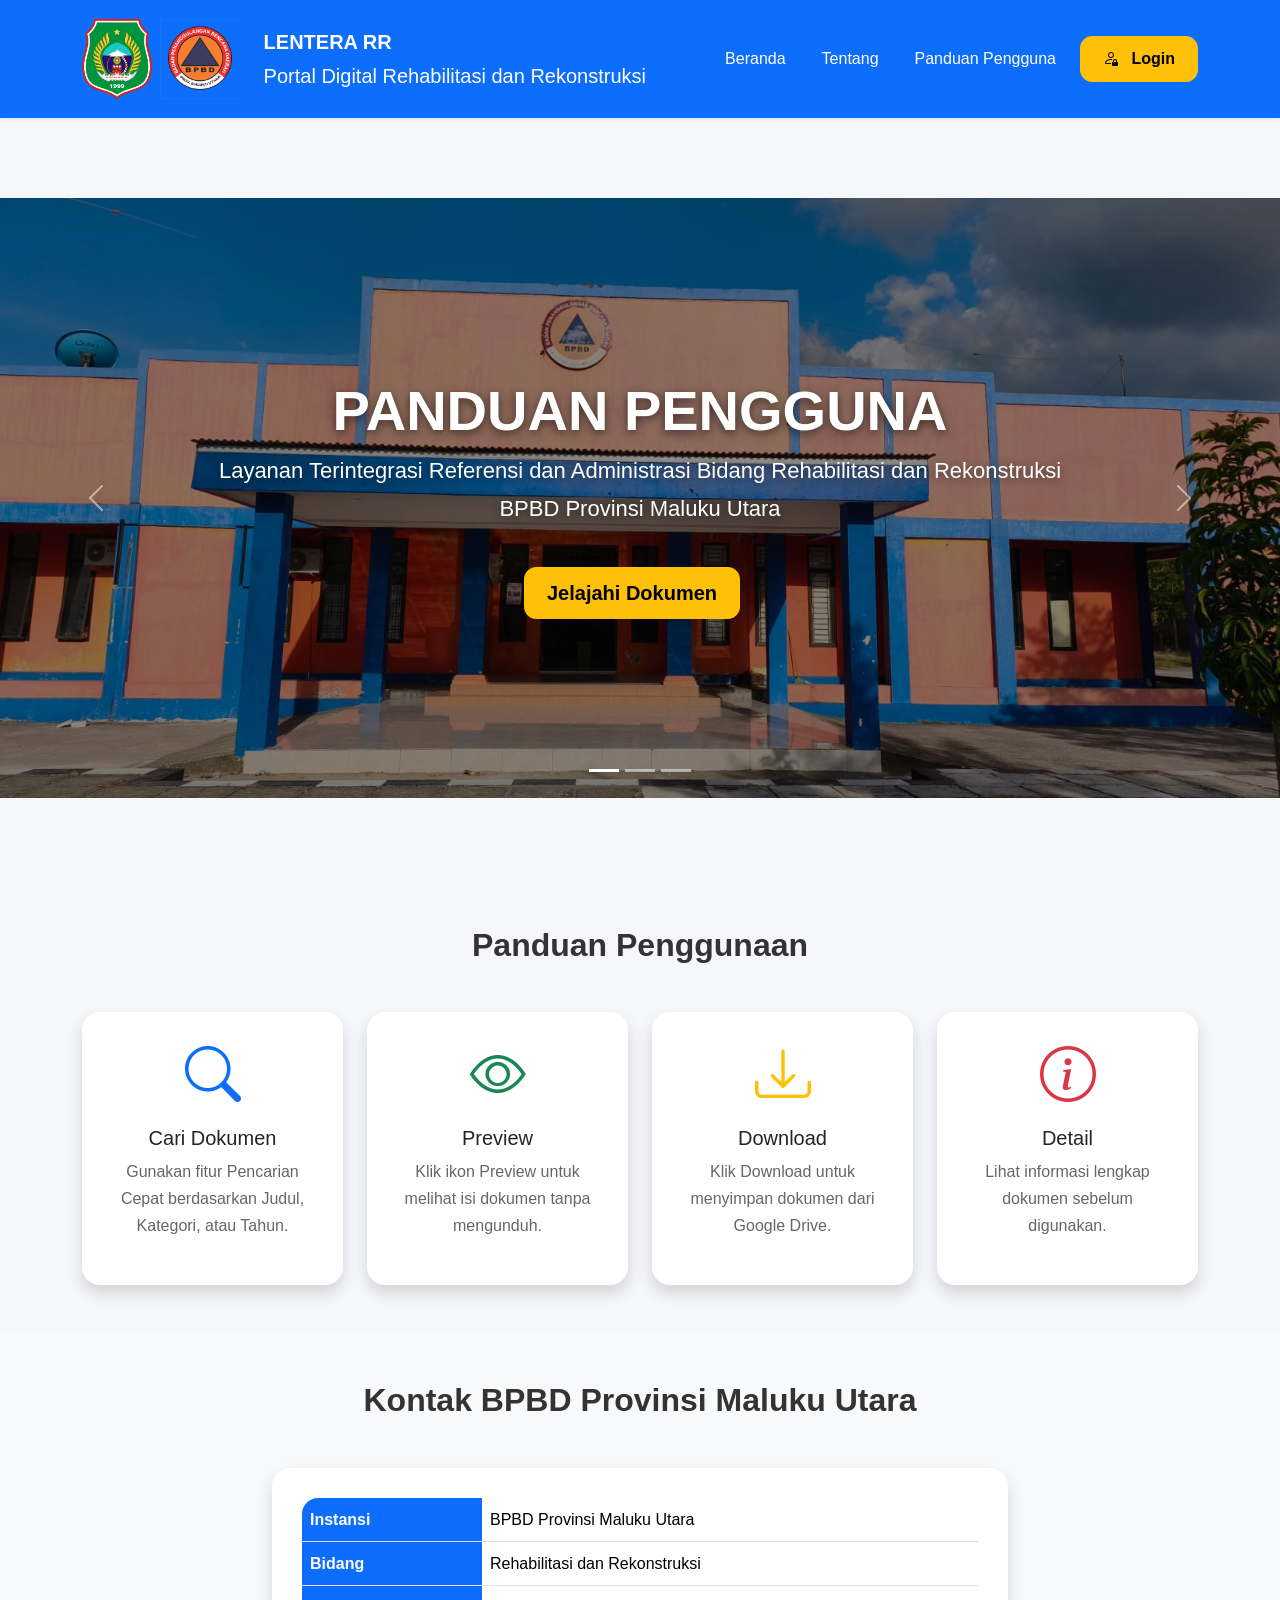
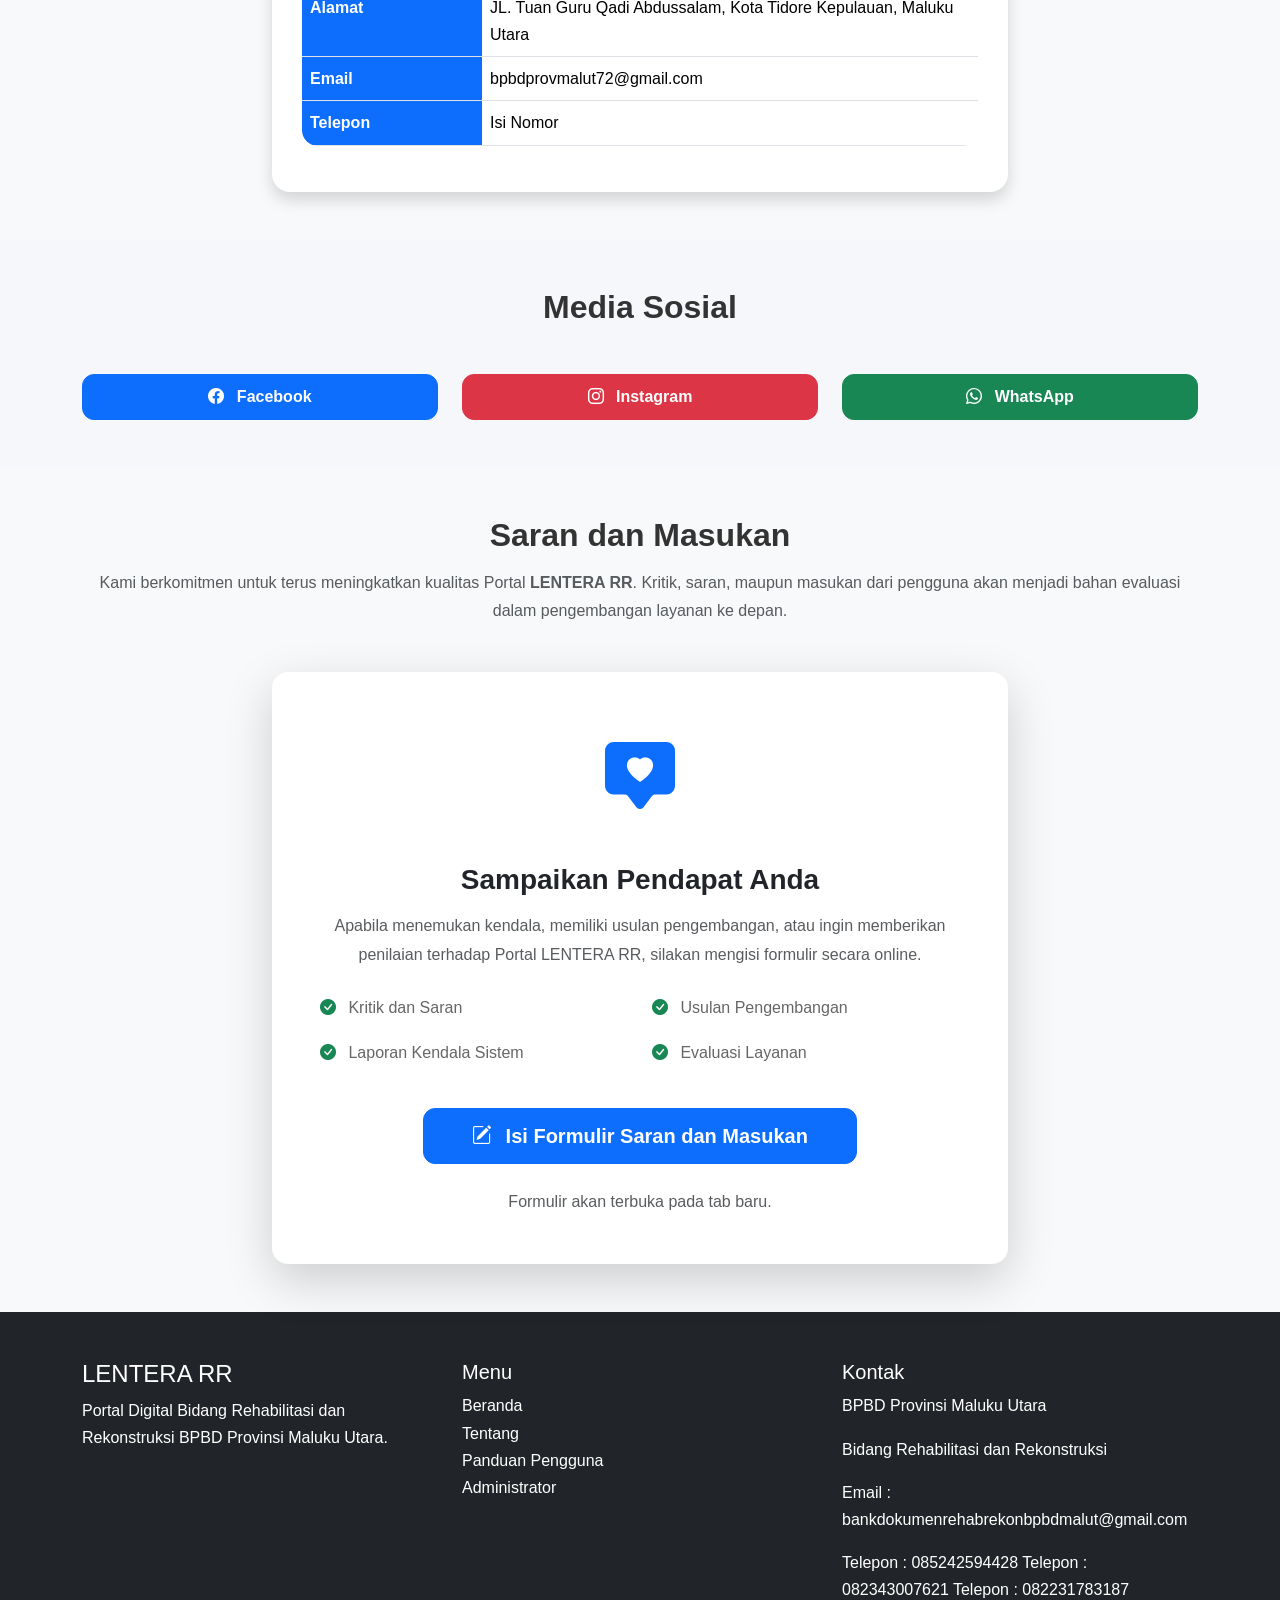
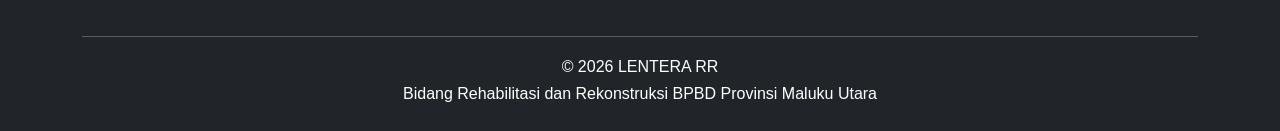
<file: panduan.html>
<!DOCTYPE html>
<html lang="id">

<head>

<link rel="icon" type="image/png" sizes="32x32" href="assets/images/favicon.png">

<meta charset="UTF-8">

<meta name="viewport" content="width=device-width, initial-scale=1.0">

<title>LENTERA RR | Portal Digital Rehabilitasi dan Rekonstruksi</title>

<meta name="description" content="Portal LENTERA RR BPBD Provinsi Maluku Utara">

<link href="https://cdn.jsdelivr.net/npm/bootstrap@5.3.3/dist/css/bootstrap.min.css" rel="stylesheet">

<link href="https://cdn.jsdelivr.net/npm/bootstrap-icons@1.11.3/font/bootstrap-icons.css" rel="stylesheet">

<link rel="stylesheet" href="assets/css/style.css">

</head>

<body>

<!-- =========================
NAVBAR
========================= -->

<nav class="navbar navbar-expand-lg navbar-dark bg-primary shadow-sm sticky-top">

<div class="container">

<a class="navbar-brand d-flex align-items-center" href="index.html">

<div class="d-flex align-items-center me-3">

<img
src="assets/images/logo-bpbd2.png"
alt="Logo BPBD"
height="50"
class="me-2">

<img
src="assets/images/logo-bpbd.png"
alt="Logo BPBD"
height="50"
class="me-2">

</div>

<div>

<strong>LENTERA RR</strong><br>

<span>Portal Digital Rehabilitasi dan Rekonstruksi</span>

</div>

</a>

<button
class="navbar-toggler"
type="button"
data-bs-toggle="collapse"
data-bs-target="#navbarLentera">

<span class="navbar-toggler-icon"></span>

</button>

<div
class="collapse navbar-collapse"
id="navbarLentera">

<ul class="navbar-nav ms-auto align-items-center">

<li class="nav-item">

<a class="nav-link active" href="index.html">

Beranda

</a>

</li>

<li class="nav-item">

<a class="nav-link" href="tentang.html">

Tentang

</a>

</li>

<li class="nav-item">

<a class="nav-link" href="panduan.html">

Panduan Pengguna

</a>

</li>

<li class="nav-item ms-lg-3">

<a
href="login.html"
class="btn btn-warning">

<i class="bi bi-person-lock me-2"></i>

Login

</a>

</li>

</ul>

</div>

</div>

</nav>

<!-- =========================
HERO
========================= -->

<header>

<section class="hero-section">

<div
id="heroCarousel"
class="carousel slide carousel-fade"
data-bs-ride="carousel"
data-bs-interval="5000"
data-bs-pause="false">

<!-- Indicator -->

<div class="carousel-indicators">

<button type="button"
data-bs-target="#heroCarousel"
data-bs-slide-to="0"
class="active"></button>

<button type="button"
data-bs-target="#heroCarousel"
data-bs-slide-to="1"></button>

<button type="button"
data-bs-target="#heroCarousel"
data-bs-slide-to="2"></button>

</div>

<!-- Slide 1 -->

<div class="carousel-inner">

<div class="carousel-item active">

<img src="assets/images/banner1.jpg"
class="d-block w-100 hero-image"
alt="Banner 1">

<div
class="carousel-caption d-flex flex-column justify-content-center align-items-center h-100">

<div class="container hero-content">

<h1 class="hero-title">
PANDUAN PENGGUNA
</h1>

<p class="hero-subtitle">
Layanan Terintegrasi Referensi dan Administrasi
Bidang Rehabilitasi dan Rekonstruksi
BPBD Provinsi Maluku Utara
</p>

</div>

<div class="mt-4">

<a
href="#inventaris"

class="btn btn-warning btn-lg me-3">

Jelajahi Dokumen

</a>

</div>

</div>

</div>

<!-- Slide 2 -->

<div class="carousel-item">

<img src="assets/images/banner2.jpg"
class="d-block w-100 hero-image"
alt="Banner 2">

<div class="carousel-caption">

<h1>
    
PANDUAN PENGGUNA

</h1>

<p>
Optimalisasi Pengelolaan Dokumen
Rehabilitasi dan Rekonstruksi Pascabencana
</p>

<div class="mt-4">

<a
href="#inventaris"

class="btn btn-warning btn-lg me-3">

Jelajahi Dokumen

</a>

</div>

</div>

</div>

<!-- Slide 3 -->

<div class="carousel-item">

<img src="assets/images/banner3.jpg"
class="d-block w-100 hero-image"
alt="Banner 3">

<div class="carousel-caption">

<h1>PANDUAN PENGGUNA</h1>

<p>
Build Back Better, Safer, And Sustainable
(Membangun Lebih Baik, Lebih Aman, Dan Berkelanjutan)
</p>

<div class="mt-4">

<a
href="#inventaris"

class="btn btn-warning btn-lg me-3">

Jelajahi Dokumen

</a>

</div>

</div>

</div>

</div>

<button class="carousel-control-prev"
type="button"
data-bs-target="#heroCarousel"
data-bs-slide="prev">

<span class="carousel-control-prev-icon">

</span>

</button>

<button class="carousel-control-next"
type="button"
data-bs-target="#heroCarousel"
data-bs-slide="next">

<span class="carousel-control-next-icon">
    
</span>

</button>

</div>

</section>

<section class="py-5">

<div class="container">

<h2 class="text-center mb-5">

Panduan Penggunaan

</h2>

<div class="row g-4">

<div class="col-lg-3">

<div class="card h-100 shadow">

<div class="card-body text-center">

<i class="bi bi-search display-4 text-primary"></i>

<h5 class="mt-3">

Cari Dokumen

</h5>

<p>

Gunakan fitur Pencarian Cepat berdasarkan Judul, Kategori, atau Tahun.

</p>

</div>

</div>

</div>

<div class="col-lg-3">

<div class="card h-100 shadow">

<div class="card-body text-center">

<i class="bi bi-eye display-4 text-success"></i>

<h5 class="mt-3">

Preview

</h5>

<p>

Klik ikon Preview untuk melihat isi dokumen tanpa mengunduh.

</p>

</div>

</div>

</div>

<div class="col-lg-3">

<div class="card h-100 shadow">

<div class="card-body text-center">

<i class="bi bi-download display-4 text-warning"></i>

<h5 class="mt-3">

Download

</h5>

<p>

Klik Download untuk menyimpan dokumen dari Google Drive.

</p>

</div>

</div>

</div>

<div class="col-lg-3">

<div class="card h-100 shadow">

<div class="card-body text-center">

<i class="bi bi-info-circle display-4 text-danger"></i>

<h5 class="mt-3">

Detail

</h5>

<p>

Lihat informasi lengkap dokumen sebelum digunakan.

</p>

</div>

</div>

</div>

</div>

</div>

</section>

<section class="py-5 bg-light">

<div class="container">

<h2 class="text-center mb-5">

Kontak BPBD Provinsi Maluku Utara

</h2>

<div class="row justify-content-center">

<div class="col-lg-8">

<div class="card shadow">

<div class="card-body">

<table class="table">

<tr>

<th width="180">

Instansi

</th>

<td>

BPBD Provinsi Maluku Utara

</td>

</tr>

<tr>

<th>

Bidang

</th>

<td>

Rehabilitasi dan Rekonstruksi

</td>

</tr>

<tr>

<th>

Alamat

</th>

<td>

JL. Tuan Guru Qadi Abdussalam, Kota Tidore Kepulauan, Maluku Utara

</td>

</tr>

<tr>

<th>

Email

</th>

<td>

bpbdprovmalut72@gmail.com

</td>

</tr>

<tr>

<th>

Telepon

</th>

<td>

Isi Nomor

</td>

</tr>

</table>

</div>

</div>

</div>

</div>

</div>

</section>

<section class="py-5">

<div class="container">

<h2 class="text-center mb-5">

Media Sosial

</h2>

<div class="row g-4">

<div class="col-lg-4">

<a href="#"

class="btn btn-primary w-100">

<i class="bi bi-facebook me-2"></i>

Facebook

</a>

</div>

<div class="col-lg-4">

<a href="https://www.instagram.com/bpbdmalut?igsh=MXVkY2wwNDQ2NG93NQ=="
target="_blank"

class="btn btn-danger w-100">

<i class="bi bi-instagram me-2"></i>

Instagram

</a>

</div>

<div class="col-lg-4">

<a href="https://whatsapp.com/channel/0029Vb872Vm0lwgyF0qdIH3g"
target="_blank"

class="btn btn-success w-100">

<i class="bi bi-whatsapp me-2"></i>

WhatsApp

</a>

</div>

</div>

</div>

</section>

<section class="py-5 bg-light">

<div class="container">

<div class="text-center mb-5">

<h2>Saran dan Masukan</h2>

<p class="text-muted">

Kami berkomitmen untuk terus meningkatkan kualitas Portal
<strong>LENTERA RR</strong>.
Kritik, saran, maupun masukan dari pengguna akan menjadi bahan evaluasi
dalam pengembangan layanan ke depan.

</p>

</div>

<div class="row justify-content-center">

<div class="col-lg-8">

<div class="card border-0 shadow-lg rounded-4">

<div class="card-body p-5 text-center">

<div class="mb-4">

<i class="bi bi-chat-square-heart-fill text-primary"
style="font-size:70px;"></i>

</div>

<h3 class="fw-bold mb-3">

Sampaikan Pendapat Anda

</h3>

<p class="text-muted mb-4">

Apabila menemukan kendala, memiliki usulan pengembangan,
atau ingin memberikan penilaian terhadap Portal
LENTERA RR, silakan mengisi formulir secara online.

</p>

<div class="row text-start mb-4">

<div class="col-md-6">

<p>

<i class="bi bi-check-circle-fill text-success me-2"></i>

Kritik dan Saran

</p>

<p>

<i class="bi bi-check-circle-fill text-success me-2"></i>

Laporan Kendala Sistem

</p>

</div>

<div class="col-md-6">

<p>

<i class="bi bi-check-circle-fill text-success me-2"></i>

Usulan Pengembangan

</p>

<p>

<i class="bi bi-check-circle-fill text-success me-2"></i>

Evaluasi Layanan

</p>

</div>

</div>

<a
href="https://forms.gle/gCnqeM7HonQFPU1h7"
target="_blank"
class="btn btn-primary btn-lg px-5">

<i class="bi bi-pencil-square me-2"></i>

Isi Formulir Saran dan Masukan

</a>

<p class="text-muted mt-4 mb-0">

Formulir akan terbuka pada tab baru.

</p>

</div>

</div>

</div>

</div>

</div>

</section>

<!-- ======================================================
FOOTER
====================================================== -->

<footer class="bg-dark text-white pt-5 pb-4">

<div class="container">

<div class="row">

<div class="col-lg-4">

<h4>

LENTERA RR

</h4>

<p>

Portal Digital Bidang Rehabilitasi dan Rekonstruksi

BPBD Provinsi Maluku Utara.

</p>

</div>

<div class="col-lg-4">

<h5>

Menu

</h5>

<ul class="list-unstyled">

<li>

<a href="index.html" class="text-white text-decoration-none">

Beranda

</a>

</li>

<li>

<a href="tentang.html" class="text-white text-decoration-none">

Tentang

</a>

</li>

<li>

<a href="panduan.html" class="text-white text-decoration-none">

Panduan Pengguna

</a>

</li>

<li>

<a href="login.html" class="text-white text-decoration-none">

Administrator

</a>

</li>

</ul>

</div>

<div class="col-lg-4">

<h5>

Kontak

</h5>

<p>

BPBD Provinsi Maluku Utara

</p>

<p>

Bidang Rehabilitasi dan Rekonstruksi

</p>

<p>

Email : bankdokumenrehabrekonbpbdmalut@gmail.com

</p>

<p>

Telepon : 085242594428
Telepon : 082343007621
Telepon : 082231783187

</p>

</div>

</div>

<hr>

<div class="text-center">

© 2026 LENTERA RR

<br>

Bidang Rehabilitasi dan Rekonstruksi

BPBD Provinsi Maluku Utara

</div>

</div>

</footer>

<script src="https://cdn.jsdelivr.net/npm/bootstrap@5.3.3/dist/js/bootstrap.bundle.min.js"></script>

</body>

</html>
</file>
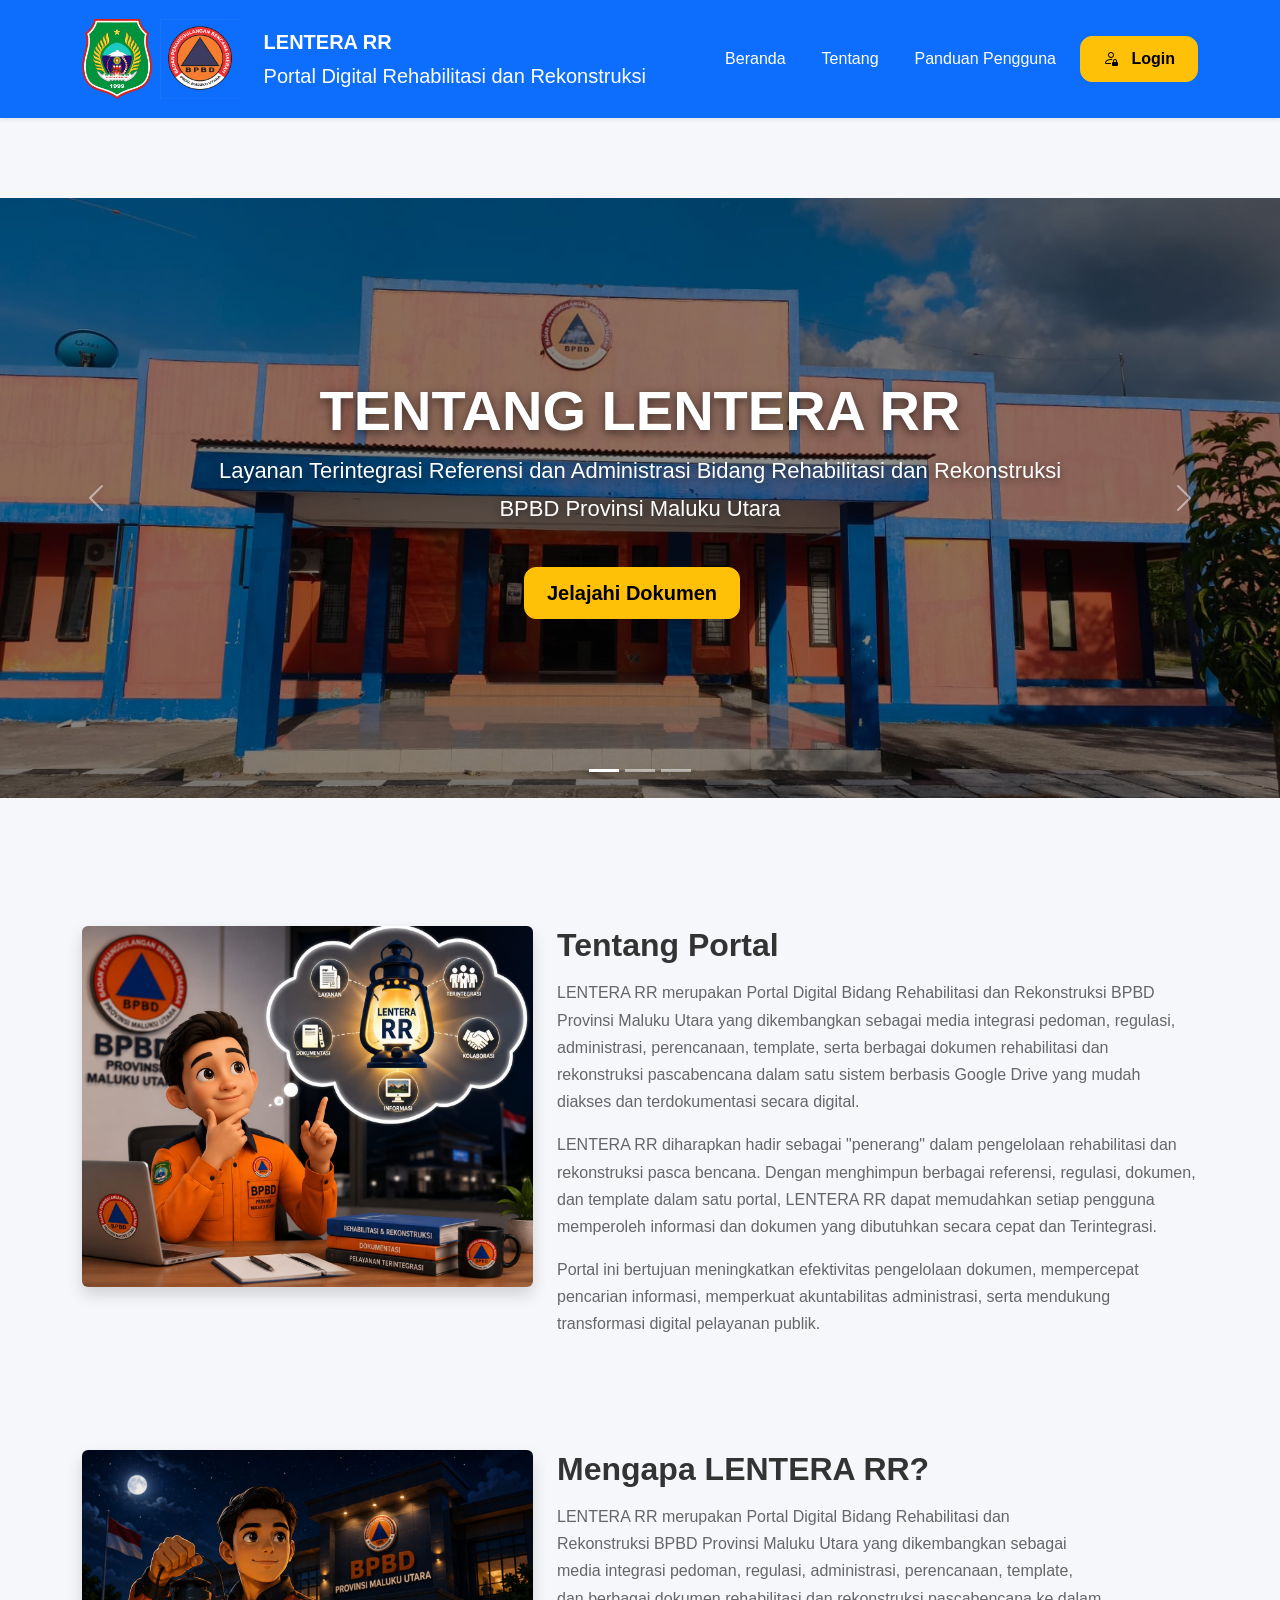
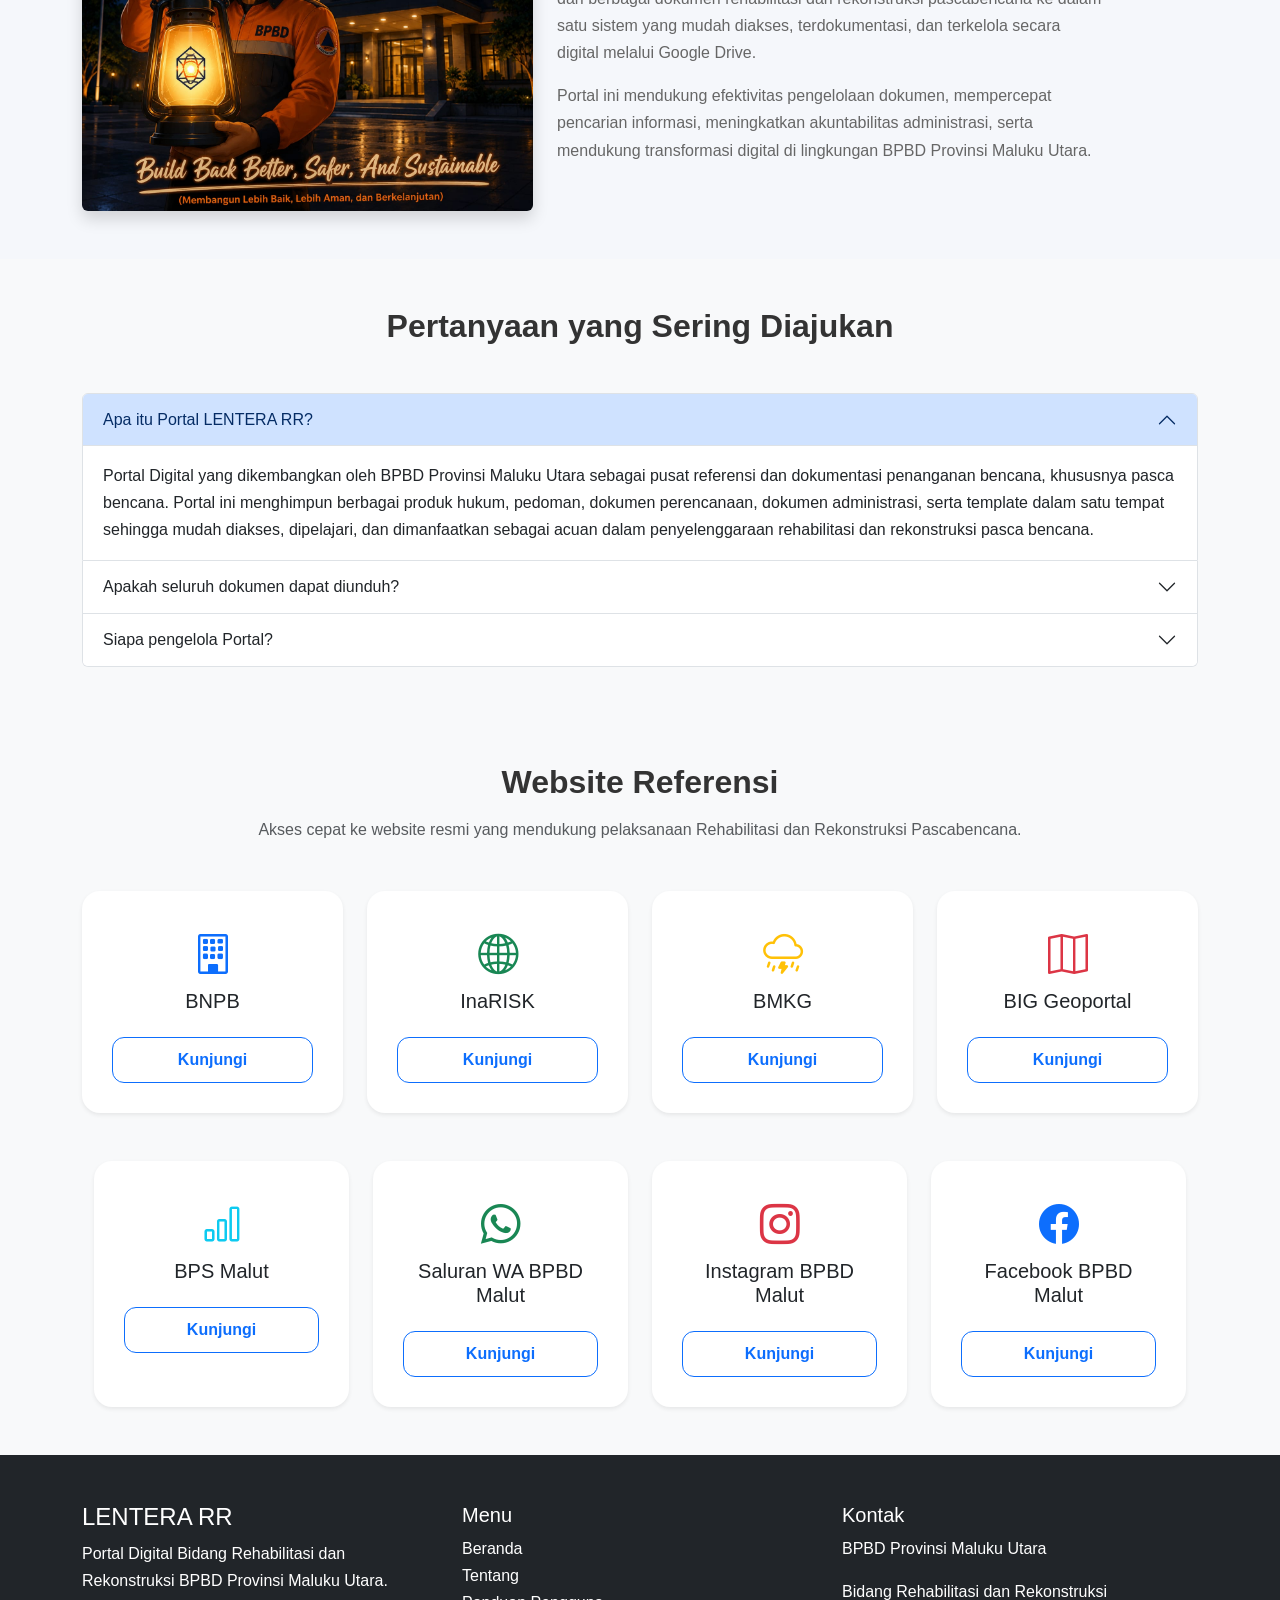
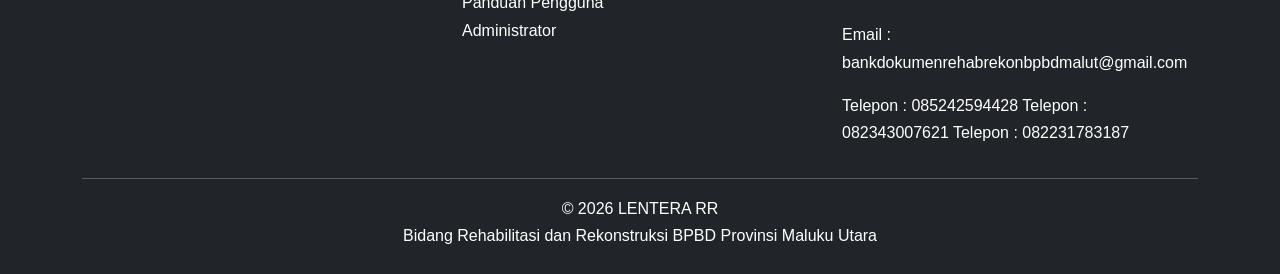
<file: tentang.html>
<!DOCTYPE html>
<html lang="id">

<head>

<link rel="icon" type="image/png" sizes="32x32" href="assets/images/favicon.png">

<meta charset="UTF-8">

<meta name="viewport" content="width=device-width, initial-scale=1.0">

<title>LENTERA RR | Portal Digital Rehabilitasi dan Rekonstruksi</title>

<meta name="description" content="Portal LENTERA RR BPBD Provinsi Maluku Utara">

<link href="https://cdn.jsdelivr.net/npm/bootstrap@5.3.3/dist/css/bootstrap.min.css" rel="stylesheet">

<link href="https://cdn.jsdelivr.net/npm/bootstrap-icons@1.11.3/font/bootstrap-icons.css" rel="stylesheet">

<link rel="stylesheet" href="assets/css/style.css">

</head>

<body>

<!-- =========================
NAVBAR
========================= -->

<nav class="navbar navbar-expand-lg navbar-dark bg-primary shadow-sm sticky-top">

<div class="container">

<a class="navbar-brand d-flex align-items-center" href="index.html">

<div class="d-flex align-items-center me-3">

<img
src="assets/images/logo-bpbd2.png"
alt="Logo BPBD"
height="50"
class="me-2">

<img
src="assets/images/logo-bpbd.png"
alt="Logo BPBD"
height="50"
class="me-2">

</div>

<div>

<strong>LENTERA RR</strong><br>

<span>Portal Digital Rehabilitasi dan Rekonstruksi</span>

</div>

</a>

<button
class="navbar-toggler"
type="button"
data-bs-toggle="collapse"
data-bs-target="#navbarLentera">

<span class="navbar-toggler-icon"></span>

</button>

<div
class="collapse navbar-collapse"
id="navbarLentera">

<ul class="navbar-nav ms-auto align-items-center">

<li class="nav-item">

<a class="nav-link active" href="index.html">

Beranda

</a>

</li>

<li class="nav-item">

<a class="nav-link" href="tentang.html">

Tentang

</a>

</li>

<li class="nav-item">

<a class="nav-link" href="panduan.html">

Panduan Pengguna

</a>

</li>

<li class="nav-item ms-lg-3">

<a
href="login.html"
class="btn btn-warning">

<i class="bi bi-person-lock me-2"></i>

Login

</a>

</li>

</ul>

</div>

</div>

</nav>

<!-- =========================
HERO
========================= -->

<header>

<section class="hero-section">

<div
id="heroCarousel"
class="carousel slide carousel-fade"
data-bs-ride="carousel"
data-bs-interval="5000"
data-bs-pause="false">

<!-- Indicator -->

<div class="carousel-indicators">

<button type="button"
data-bs-target="#heroCarousel"
data-bs-slide-to="0"
class="active"></button>

<button type="button"
data-bs-target="#heroCarousel"
data-bs-slide-to="1"></button>

<button type="button"
data-bs-target="#heroCarousel"
data-bs-slide-to="2"></button>

</div>

<!-- Slide 1 -->

<div class="carousel-inner">

<div class="carousel-item active">

<img src="assets/images/banner1.jpg"
class="d-block w-100 hero-image"
alt="Banner 1">

<div
class="carousel-caption d-flex flex-column justify-content-center align-items-center h-100">

<div class="container hero-content">

<h1 class="hero-title">
TENTANG LENTERA RR
</h1>

<p class="hero-subtitle">
Layanan Terintegrasi Referensi dan Administrasi
Bidang Rehabilitasi dan Rekonstruksi
BPBD Provinsi Maluku Utara
</p>

</div>

<div class="mt-4">

<a
href="#inventaris"

class="btn btn-warning btn-lg me-3">

Jelajahi Dokumen

</a>

</div>

</div>

</div>

<!-- Slide 2 -->

<div class="carousel-item">

<img src="assets/images/banner2.jpg"
class="d-block w-100 hero-image"
alt="Banner 2">

<div class="carousel-caption">

<h1>
    
TENTANG LENTERA RR

</h1>

<p>
Optimalisasi Pengelolaan Dokumen
Rehabilitasi dan Rekonstruksi Pascabencana
</p>

<div class="mt-4">

<a
href="#inventaris"

class="btn btn-warning btn-lg me-3">

Jelajahi Dokumen

</a>

</div>

</div>

</div>

<!-- Slide 3 -->

<div class="carousel-item">

<img src="assets/images/banner3.jpg"
class="d-block w-100 hero-image"
alt="Banner 3">

<div class="carousel-caption">

<h1> TENTANG LENTERA RR</h1>

<p>
Build Back Better, Safer, And Sustainable
(Membangun Lebih Baik, Lebih Aman, Dan Berkelanjutan)
</p>

<div class="mt-4">

<a
href="#inventaris"

class="btn btn-warning btn-lg me-3">

Jelajahi Dokumen

</a>

</div>

</div>

</div>

</div>

<button class="carousel-control-prev"
type="button"
data-bs-target="#heroCarousel"
data-bs-slide="prev">

<span class="carousel-control-prev-icon">

</span>

</button>

<button class="carousel-control-next"
type="button"
data-bs-target="#heroCarousel"
data-bs-slide="next">

<span class="carousel-control-next-icon">
    
</span>

</button>

</div>

</section>

<section class="py-5">

<div class="container">

<div class="row">

<div class="col-lg-5">

<img
src="assets/images/lentera2.png"
class="img-fluid rounded shadow">

</div>

<div class="col-lg-7">

<h2>

Tentang Portal

</h2>

<p>

LENTERA RR merupakan Portal Digital Bidang Rehabilitasi dan Rekonstruksi BPBD Provinsi Maluku Utara yang dikembangkan sebagai media integrasi pedoman, regulasi, administrasi, perencanaan, template, serta berbagai dokumen rehabilitasi dan rekonstruksi pascabencana dalam satu sistem berbasis Google Drive yang mudah diakses dan terdokumentasi secara digital.

</p>

<p>

LENTERA RR diharapkan hadir sebagai "penerang" dalam pengelolaan rehabilitasi dan rekonstruksi pasca bencana. Dengan menghimpun berbagai referensi, regulasi, dokumen, dan template dalam satu portal, LENTERA RR dapat memudahkan setiap pengguna memperoleh informasi dan dokumen yang dibutuhkan secara cepat dan Terintegrasi.

</p>

<p>

Portal ini bertujuan meningkatkan efektivitas pengelolaan dokumen, mempercepat pencarian informasi, memperkuat akuntabilitas administrasi, serta mendukung transformasi digital pelayanan publik.

</p>

</div>

</div>

</div>

</section>

<!-- ======================================================
TENTANG LENTERA RR
====================================================== -->

<section class="py-5">

<div class="container">

<div class="row">

<div class="col-lg-5">

<img
src="assets/images/lentera.png"
class="img-fluid rounded shadow">

</div>

<div class="col-lg-6">

<h2>

Mengapa LENTERA RR?

</h2>

<p>

LENTERA RR merupakan Portal Digital Bidang Rehabilitasi dan Rekonstruksi BPBD Provinsi Maluku Utara yang dikembangkan sebagai media integrasi pedoman, regulasi, administrasi, perencanaan, template, dan berbagai dokumen rehabilitasi dan rekonstruksi pascabencana ke dalam satu sistem yang mudah diakses, terdokumentasi, dan terkelola secara digital melalui Google Drive.

</p>

<p>

Portal ini mendukung efektivitas pengelolaan dokumen, mempercepat pencarian informasi, meningkatkan akuntabilitas administrasi, serta mendukung transformasi digital di lingkungan BPBD Provinsi Maluku Utara.

</p>

</div>

</div>

</div>

</section>

<section class="py-5 bg-light">

<div class="container">

<h2 class="text-center mb-5">

Pertanyaan yang Sering Diajukan

</h2>

<div class="accordion" id="faq">

<div class="accordion-item">

<h2 class="accordion-header">

<button
class="accordion-button"
data-bs-toggle="collapse"
data-bs-target="#faq1">

Apa itu Portal LENTERA RR?

</button>

</h2>

<div
id="faq1"
class="accordion-collapse collapse show">

<div class="accordion-body">

Portal Digital yang dikembangkan oleh BPBD Provinsi Maluku Utara sebagai pusat referensi dan dokumentasi penanganan bencana, khususnya pasca bencana. Portal ini menghimpun berbagai produk hukum, pedoman, dokumen perencanaan, dokumen administrasi, serta template dalam satu tempat sehingga mudah diakses, dipelajari, dan dimanfaatkan sebagai acuan dalam penyelenggaraan rehabilitasi dan rekonstruksi pasca bencana.

</div>

</div>

</div>

<div class="accordion-item">

<h2 class="accordion-header">

<button
class="accordion-button collapsed"
data-bs-toggle="collapse"
data-bs-target="#faq2">

Apakah seluruh dokumen dapat diunduh?

</button>

</h2>

<div
id="faq2"
class="accordion-collapse collapse">

<div class="accordion-body">

Dokumen dapat diakses sesuai hak akses yang diberikan administrator.

</div>

</div>

</div>

<div class="accordion-item">

<h2 class="accordion-header">

<button
class="accordion-button collapsed"
data-bs-toggle="collapse"
data-bs-target="#faq3">

Siapa pengelola Portal?

</button>

</h2>

<div
id="faq3"
class="accordion-collapse collapse">

<div class="accordion-body">

Bidang Rehabilitasi dan Rekonstruksi BPBD Provinsi Maluku Utara.

</div>

</div>

</div>

</div>

</div>

</section>

<section class="py-5 bg-light">

<div class="container">

<div class="text-center mb-5">

<h2>Website Referensi</h2>

<p class="text-muted">

Akses cepat ke website resmi yang mendukung pelaksanaan
Rehabilitasi dan Rekonstruksi Pascabencana.

</p>

</div>

<div class="row justify-content-center g-4">

<div class="col-xl-3 col-lg-4 col-md-6 col-sm-6">

<div class="card h-100 text-center shadow-sm border-0">

<div class="card-body">

<i class="bi bi-building text-primary fs-1 mb-3"></i>

<h5>BNPB</h5>

<a href="https://bnpb.go.id"
target="_blank"
class="btn btn-outline-primary w-100 mt-3">

Kunjungi

</a>

</div>

</div>

</div>

<div class="col-xl-3 col-lg-4 col-md-6 col-sm-6">

<div class="card h-100 text-center shadow-sm border-0">

<div class="card-body">

<i class="bi bi-globe2 text-success fs-1 mb-3"></i>

<h5>InaRISK</h5>

<a href="https://inarisk.bnpb.go.id"
target="_blank"
class="btn btn-outline-primary w-100 mt-3">

Kunjungi

</a>

</div>

</div>

</div>

<div class="col-xl-3 col-lg-4 col-md-6 col-sm-6">

<div class="card h-100 text-center shadow-sm border-0">

<div class="card-body">

<i class="bi bi-cloud-lightning-rain text-warning fs-1 mb-3"></i>

<h5>BMKG</h5>

<a href="https://bmkg.go.id"
target="_blank"
class="btn btn-outline-primary w-100 mt-3">

Kunjungi

</a>

</div>

</div>

</div>

<div class="col-xl-3 col-lg-4 col-md-6 col-sm-6">

<div class="card h-100 text-center shadow-sm border-0">

<div class="card-body">

<i class="bi bi-map text-danger fs-1 mb-3"></i>

<h5>BIG Geoportal</h5>

<a href="https://tanahair.indonesia.go.id"
target="_blank"
class="btn btn-outline-primary w-100 mt-3">

Kunjungi

</a>

</div>

</div>

</div>

<div class="row justify-content-center g-4">

<div class="col-xl-3 col-lg-4 col-md-6 col-sm-6">

<div class="card h-100 text-center shadow-sm border-0">

<div class="card-body">

<i class="bi bi-bar-chart text-info fs-1 mb-3"></i>

<h5>BPS Malut</h5>

<a href="https://malut.bps.go.id"
target="_blank"
class="btn btn-outline-primary w-100 mt-3">

Kunjungi

</a>

</div>

</div>

</div>

<div class="col-xl-3 col-lg-4 col-md-6 col-sm-6">

<div class="card h-100 text-center shadow-sm border-0">

<div class="card-body">

<i class="bi bi-whatsapp text-success fs-1 mb-3"></i>

<h5>Saluran WA BPBD Malut</h5>

<a href="https://whatsapp.com/channel/0029Vb872Vm0lwgyF0qdIH3g"
target="_blank"
class="btn btn-outline-primary w-100 mt-3">

Kunjungi

</a>

</div>

</div>

</div>

<div class="col-xl-3 col-lg-4 col-md-6 col-sm-6">

<div class="card h-100 text-center shadow-sm border-0">

<div class="card-body">

<i class="bi bi-instagram text-danger fs-1 mb-3"></i>

<h5>Instagram BPBD Malut</h5>

<a href="https://www.instagram.com/bpbdmalut?igsh=MXVkY2wwNDQ2NG93NQ=="
target="_blank"
class="btn btn-outline-primary w-100 mt-3">

Kunjungi

</a>

</div>

</div>

</div>

<div class="col-xl-3 col-lg-4 col-md-6 col-sm-6">

<div class="card h-100 text-center shadow-sm border-0">

<div class="card-body">

<i class="bi bi-facebook text-primary fs-1 mb-3"></i>

<h5>Facebook BPBD Malut</h5>

<a href="https://www.facebook.com/bpbd.malukuutara"
target="_blank"
class="btn btn-outline-primary w-100 mt-3">

Kunjungi

</a>

</div>

</div>

</div>

</section>

<!-- ======================================================
FOOTER
====================================================== -->

<footer class="bg-dark text-white pt-5 pb-4">

<div class="container">

<div class="row">

<div class="col-lg-4">

<h4>

LENTERA RR

</h4>

<p>

Portal Digital Bidang Rehabilitasi dan Rekonstruksi

BPBD Provinsi Maluku Utara.

</p>

</div>

<div class="col-lg-4">

<h5>

Menu

</h5>

<ul class="list-unstyled">

<li>

<a href="index.html" class="text-white text-decoration-none">

Beranda

</a>

</li>

<li>

<a href="tentang.html" class="text-white text-decoration-none">

Tentang

</a>

</li>

<li>

<a href="panduan.html" class="text-white text-decoration-none">

Panduan Pengguna

</a>

</li>

<li>

<a href="login.html" class="text-white text-decoration-none">

Administrator

</a>

</li>

</ul>

</div>

<div class="col-lg-4">

<h5>

Kontak

</h5>

<p>

BPBD Provinsi Maluku Utara

</p>

<p>

Bidang Rehabilitasi dan Rekonstruksi

</p>

<p>

Email : bankdokumenrehabrekonbpbdmalut@gmail.com

</p>

<p>

Telepon : 085242594428
Telepon : 082343007621
Telepon : 082231783187

</p>

</div>

</div>

<hr>

<div class="text-center">

© 2026 LENTERA RR

<br>

Bidang Rehabilitasi dan Rekonstruksi

BPBD Provinsi Maluku Utara

</div>

</div>

</footer>

<script src="https://cdn.jsdelivr.net/npm/bootstrap@5.3.3/dist/js/bootstrap.bundle.min.js"></script>

</body>

</html>
</file>
<file: assets/css/style.css>
/*==================================================
LENTERA RR
STYLE V2.0
==================================================*/

:root{

--primary:#0d6efd;
--secondary:#198754;
--warning:#ffc107;
--dark:#212529;
--light:#f8f9fa;
--white:#ffffff;

--radius:18px;

--shadow:
0 10px 30px rgba(0,0,0,.08);

}

/*==================================================*/

*{

margin:0;
padding:0;
box-sizing:border-box;

}

body{

font-family:
"Segoe UI",sans-serif;

background:#f5f7fb;

color:#333;

line-height:1.7;

overflow-x:hidden;

}

/*==================================================
NAVBAR
==================================================*/

.navbar{

padding:14px 0;

background:#0d6efd !important;

box-shadow:var(--shadow);

}

.navbar-brand img{

height:80px;

width:auto;

object-fit:contain;

}

.nav-link{

color:#fff!important;

font-weight:500;

margin-left:20px;

transition:.3s;

}

.nav-link:hover{

opacity:.8;

}

/*==================================================
HERO
==================================================*/

.hero-image{
    height:600px;
    width:100%;
    object-fit:cover;
}

.carousel-item{
    position:relative;
}

.carousel-item::before{
    content:"";
    position:absolute;
    inset:0;
    background:rgba(0,0,0,.45);
    z-index:1;
}

.carousel-caption{
    z-index:2;
    bottom:50%;
    transform:translateY(50%);
}

.carousel-caption h1{
    color:#fff;
    font-size:56px;
    font-weight:700;
    text-shadow:0 3px 10px rgba(0,0,0,.55);
}

.carousel-caption p{
    color:#fff;
    font-size:22px;
    text-shadow:0 2px 8px rgba(0,0,0,.45);
}

.carousel{
    margin-bottom:0 !important;
}

.carousel-inner{
    margin-bottom:0 !important;
}

/*==================================================
SECTION
==================================================*/

section{

padding:80px 0;

}

section h2{

font-weight:700;

margin-bottom:15px;

}

section p{

color:#666;

}

.kategori-card ul{
    padding-left:0;
    margin-bottom:0;
}

.kategori-card li{
    list-style:none;
    border-bottom:1px solid #ececec;
    padding:10px 0;
}

.kategori-card li:last-child{
    border-bottom:none;
}

.kategori-card li a{
    color:#0d6efd;
    text-decoration:none;
    font-weight:500;
    display:block;
    transition:.25s;
}

.kategori-card li a:hover{
    color:#084298;
    padding-left:8px;
}

/*==================================================
SAMBUTAN
==================================================*/

#sambutan{
    padding-top:30px !important;
    margin-top:0 !important;
}

/*==================================================
CARD
==================================================*/

.card{

border:none;

border-radius:18px;

box-shadow:var(--shadow);

transition:.35s;

overflow:hidden;

}

.card:hover{

transform:translateY(-6px);

}

.card-body{

padding:30px;

}

.menu-card i{

font-size:55px;

}

/*==================================================
BUTTON
==================================================*/

.btn{

border-radius:12px;

padding:10px 22px;

font-weight:600;

}

/*==================================================
TABLE
==================================================*/

.table{

background:#fff;

border-radius:16px;

overflow:hidden;

}

.table th{

background:#0d6efd;

color:#fff;

font-weight:600;

}

.table td{

vertical-align:middle;

}

/*==================================================
SEARCH
==================================================*/

.form-control,

.form-select{

height:52px;

border-radius:12px;

}

.form-control:focus,

.form-select:focus{

box-shadow:none;

border-color:#0d6efd;

}

/*==================================================
STATISTIC
==================================================*/

.stat-card{

text-align:center;

padding:30px;

}

.stat-card h2{

font-size:42px;

font-weight:700;

color:#0d6efd;

}

/*==================================================
FOOTER
==================================================*/

footer{

background:#1b2430;

color:#fff;

}

footer a{

color:#fff;

text-decoration:none;

}

footer a:hover{

color:#ffc107;

}

/*==================================================
MODAL
==================================================*/

.modal-content{

border-radius:18px;

border:none;

}

.modal-header{

background:#0d6efd;

color:#fff;

}

.modal-header .btn-close{

filter:invert(1);

}

/*==================================================
BADGE
==================================================*/

.badge{

padding:8px 14px;

border-radius:30px;

}

/*==================================================
SCROLLBAR
==================================================*/

::-webkit-scrollbar{

width:8px;

}

::-webkit-scrollbar-thumb{

background:#0d6efd;

border-radius:20px;

}

/*==================================================
RESPONSIVE
==================================================*/

@media(max-width:992px){

.hero-image{

height:520px;

}

.carousel-caption{

bottom:14%;

}

.carousel-caption h1{

font-size:38px;

}

.carousel-caption p{

font-size:18px;

}

}

@media(max-width:768px){

.hero-image{

height:420px;

}

.carousel-caption h1{

font-size:30px;

}

.carousel-caption p{

font-size:16px;

}

.navbar-brand h4{

font-size:18px;

}

section{

padding:55px 0;

}

.card-body{

padding:22px;

}

}

.sambutan-card{
    text-align:center;
}

.sambutan-card img{
    width:180px;
    height:180px;
    object-fit:cover;
    border-radius:50%;
    border:5px solid #fff;
    box-shadow:0 8px 20px rgba(0,0,0,.15);
    margin-bottom:15px;
}

/*==================================================
SARAN DAN MASUKAN
==================================================*/

.card.shadow-lg{

    border-radius:20px;

}

.card.shadow-lg .btn{

    border-radius:12px;

    font-weight:600;

    padding:12px 32px;

}

.card.shadow-lg p{

    line-height:1.8;

}

/* =====================================================
   FINAL MOBILE FIX - LENTERA RR
   Aman, hanya berlaku untuk layar HP
===================================================== */
@media (max-width:768px){

    /* 1. Mencegah halaman melebar ke kanan */
    html,
    body{
        overflow-x:hidden !important;
        width:100%;
    }

    section,
    .container,
    .container-fluid,
    .row{
        max-width:100%;
        overflow-x:hidden;
    }

    /* 2. Menyamakan ukuran kedua logo */
    .navbar-brand img{
        width:28px !important;
        height:28px !important;
        object-fit:contain;
        display:block;
    }

    /* 3. Banner penuh layar HP */
    .carousel-item img{
        width:100%;
        height:220px;
        object-fit:cover;
    }

    /* 4. Caption Banner */
    .carousel-caption{
        left:8% !important;
        right:8% !important;
        bottom:20px !important;
        padding:0;
    }

    .carousel-caption h1{
        font-size:28px !important;
        line-height:1.2;
        margin-bottom:8px;
    }

    .carousel-caption p{
        font-size:15px !important;
        line-height:1.4;
        margin-bottom:12px;
    }

    .carousel-caption .btn{
        font-size:15px;
        padding:10px 20px;
    }

}

/* ==================================================
   RESPONSIVE MOBILE FIX - HERO SECTION
   Aman (hanya layar ≤768px)
================================================== */

@media (max-width:768px){

    /* Mencegah halaman melebar */
    html,
    body{
        overflow-x:hidden;
    }

    /* Banner */
    #heroCarousel{
        overflow:hidden;
    }

    #heroCarousel .hero-image{
        height:320px;
        object-fit:cover;
    }

    /* Caption */
    #heroCarousel .carousel-caption{

    position:absolute;

    inset:0;

    display:flex;

    flex-direction:column;

    justify-content:center;

    align-items:center;

    width:100%;

    height:100%;

    padding:0 20px;

    margin:0;

    left:0 !important;

    right:0 !important;

    top:0;

    bottom:0;

    transform:none;

    text-align:center;

}

    /* Container caption */
    #heroCarousel .hero-content{

    width:100%;

    max-width:100%;

    margin:0 auto;

    padding:0 10px;

}

    /* Judul */
    #heroCarousel .hero-title,
#heroCarousel .carousel-caption h1{

    font-size:26px;

    line-height:1.25;

    margin-bottom:12px;

    white-space:normal;

}

    /* Subjudul */
    #heroCarousel .hero-subtitle,
    #heroCarousel .carousel-caption p{

        font-size:15px;

        line-height:1.45;

        margin-bottom:15px;

        white-space:normal;

        word-break:normal;

    }

    /* Tombol */
    #heroCarousel .carousel-caption .btn{

        font-size:15px;

        padding:10px 22px;

        margin:0 !important;

    }

    #heroCarousel .carousel-caption .mt-4{

    margin-top:14px !important;

    width:100%;

    display:flex;

    justify-content:center;

}

#heroCarousel .carousel-caption .btn{

    margin:0 !important;

}

    /* Hilangkan margin bootstrap */
    #heroCarousel .mt-4{

        margin-top:10px !important;

    }

}

/* =====================================================
   MOBILE FIX NAVBAR
   Aman - hanya layar <=768px
===================================================== */

@media (max-width:768px){

    .navbar-brand{

        display:flex;
        align-items:center;
        width:100%;

    }

    .navbar-brand > div:last-child{

        flex:1;
        min-width:0;

    }

    .navbar-brand strong{

        display:block;
        font-size:17px;
        line-height:1.1;

    }

    .navbar-brand span{

        display:block;

        font-size:11px;

        line-height:1.25;

        white-space:normal;

        word-break:break-word;

    }

}

@media (max-width:768px){

    .navbar-brand img{

        width:26px;

        height:26px;

        object-fit:contain;

    }

}

@media (max-width:768px){

    .navbar-brand .me-3{

        margin-right:.5rem !important;

    }

}

/* =====================================================
   TABLET FIX (iPad, Galaxy Tab, Zenbook Fold)
   Tidak mempengaruhi HP maupun Desktop
===================================================== */

@media (min-width:821px) and (max-width:1024px){

    /* Tinggi banner */
    #heroCarousel .hero-image{
        height:420px;
        object-fit:cover;
    }

    /* Posisi caption */
    #heroCarousel .carousel-caption{

        top:50%;
        left:50%;
        transform:translate(-50%,-50%);

        width:85%;

        padding:0;

    }

    /* Judul */
    #heroCarousel .hero-title,
    #heroCarousel .carousel-caption h1{

        font-size:38px;
        line-height:1.2;
        margin-bottom:12px;

    }

    /* Subjudul */
    #heroCarousel .hero-subtitle,
    #heroCarousel .carousel-caption p{

        font-size:18px;
        line-height:1.45;
        margin-bottom:18px;

    }

    /* Tombol */
    #heroCarousel .carousel-caption .mt-4{

        margin-top:12px !important;

    }

    #heroCarousel .carousel-caption .btn{

        font-size:17px;
        padding:10px 26px;

    }

}

@media (min-width:768px) and (max-width:820px){

    #heroCarousel .hero-image{
        height:320px;
    }

    #heroCarousel .carousel-caption{
        inset:0;
        display:flex;
        flex-direction:column;
        justify-content:center;
        align-items:center;
        width:100%;
        padding:0 24px;
        text-align:center;
        transform:none;
        left:0 !important;
        right:0 !important;
    }

    #heroCarousel .hero-title,
    #heroCarousel .carousel-caption h1{
        font-size:28px;
        line-height:1.2;
        margin-bottom:10px;
    }

    #heroCarousel .hero-subtitle,
    #heroCarousel .carousel-caption p{
        font-size:15px;
        line-height:1.45;
        margin-bottom:14px;
    }

    #heroCarousel .carousel-caption .btn{
        font-size:15px;
        padding:10px 22px;
    }

}
</file>
